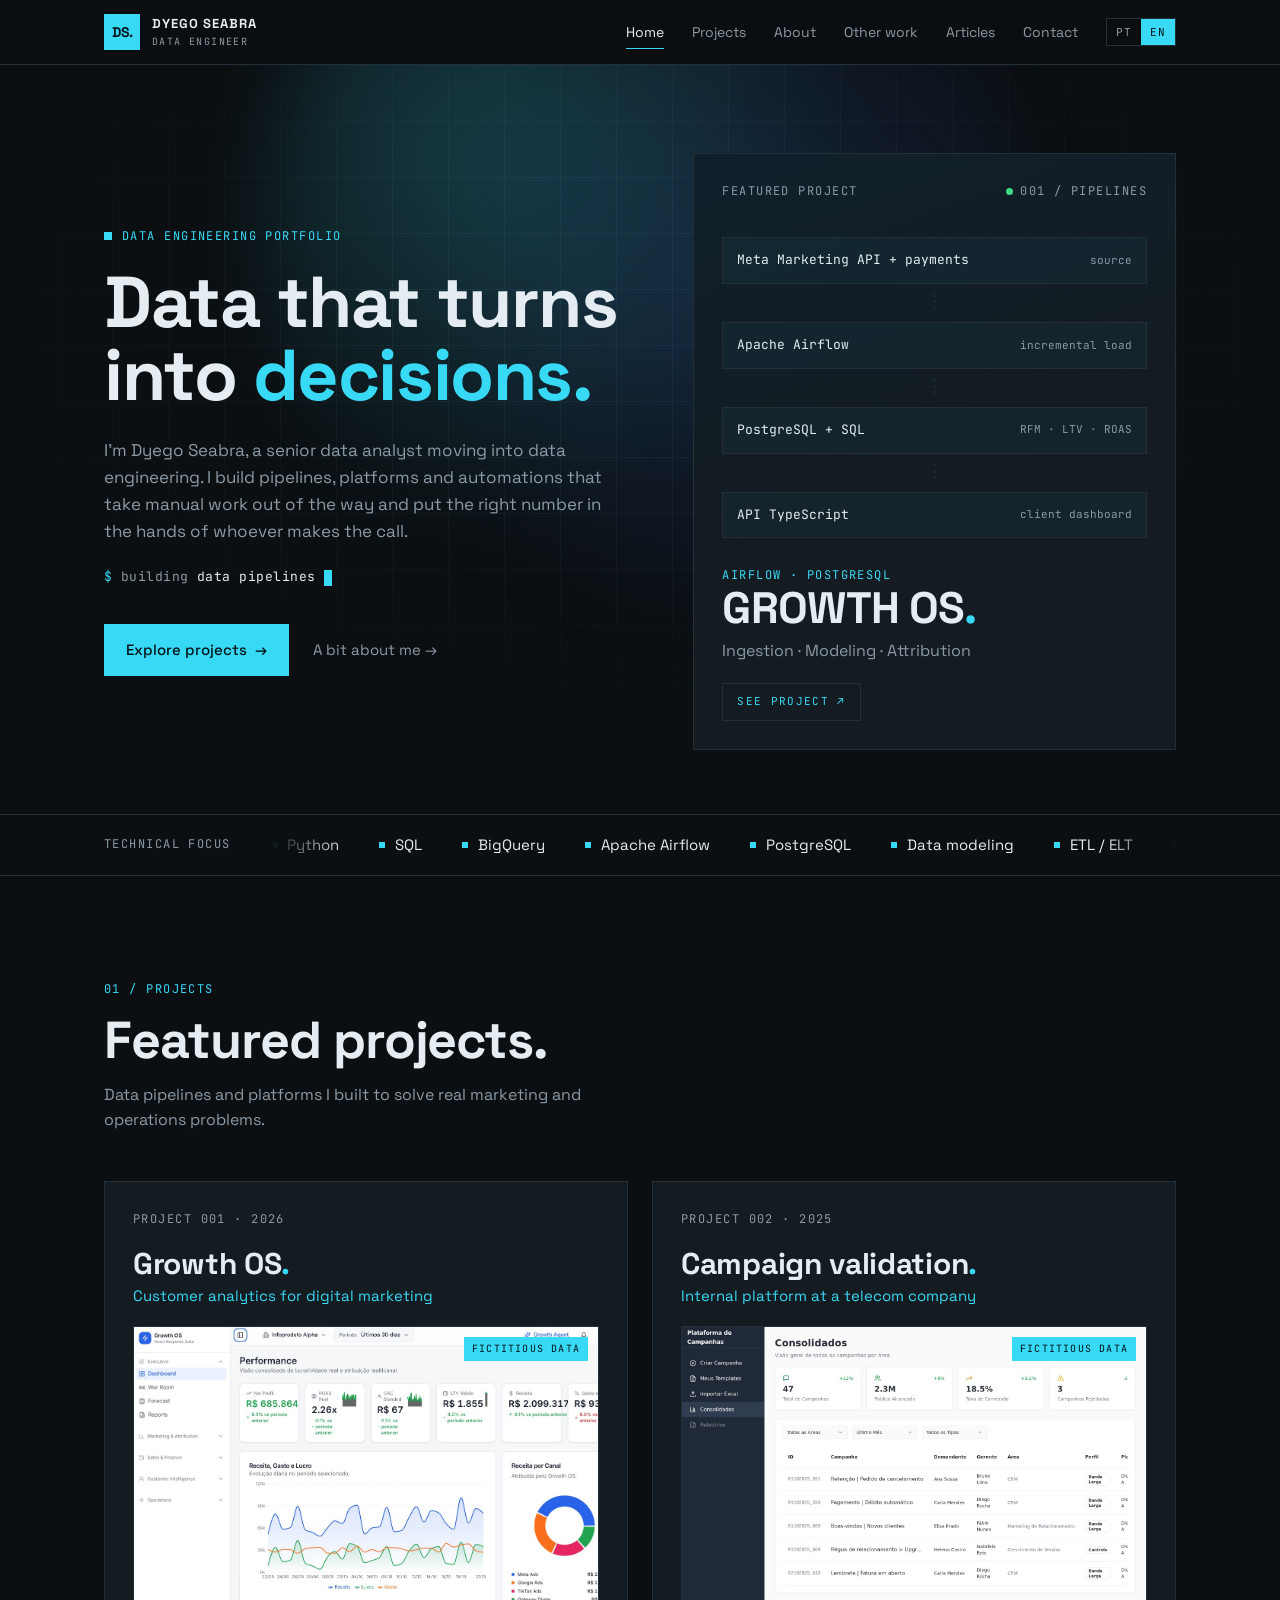
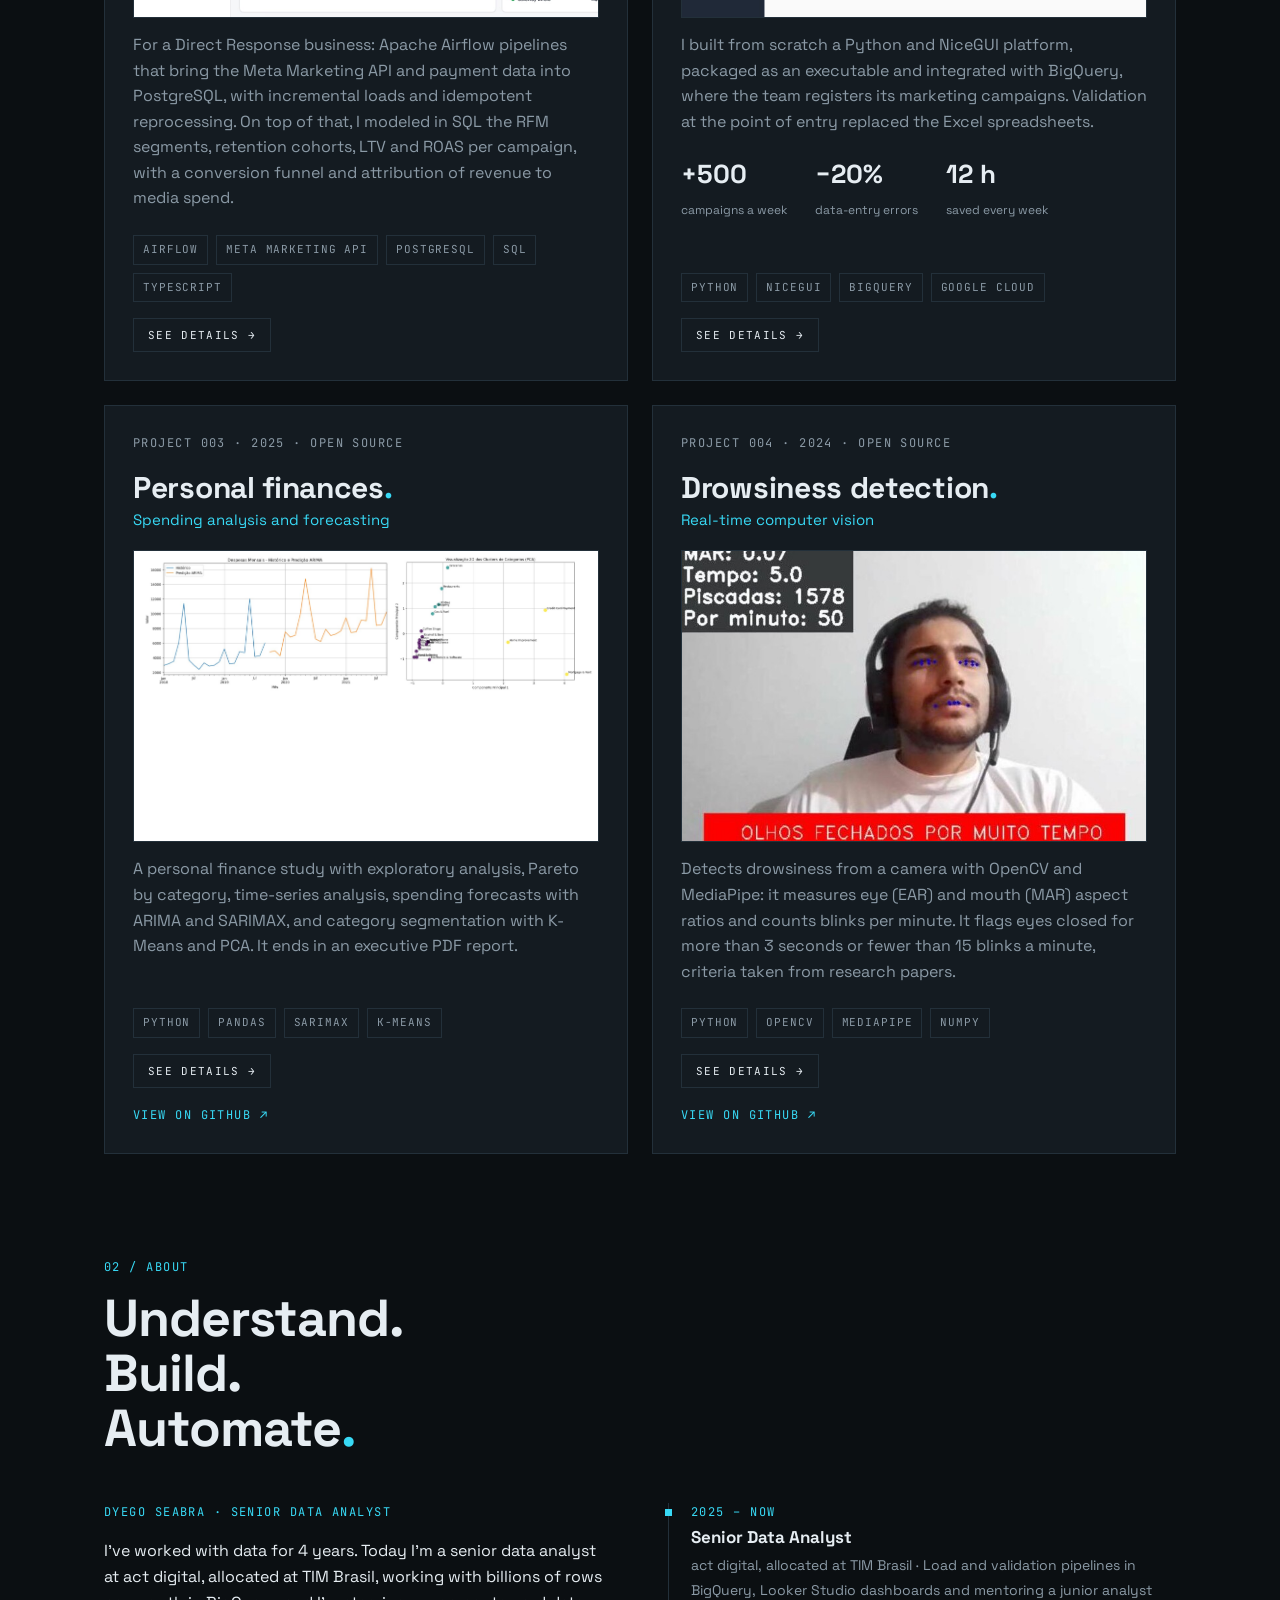
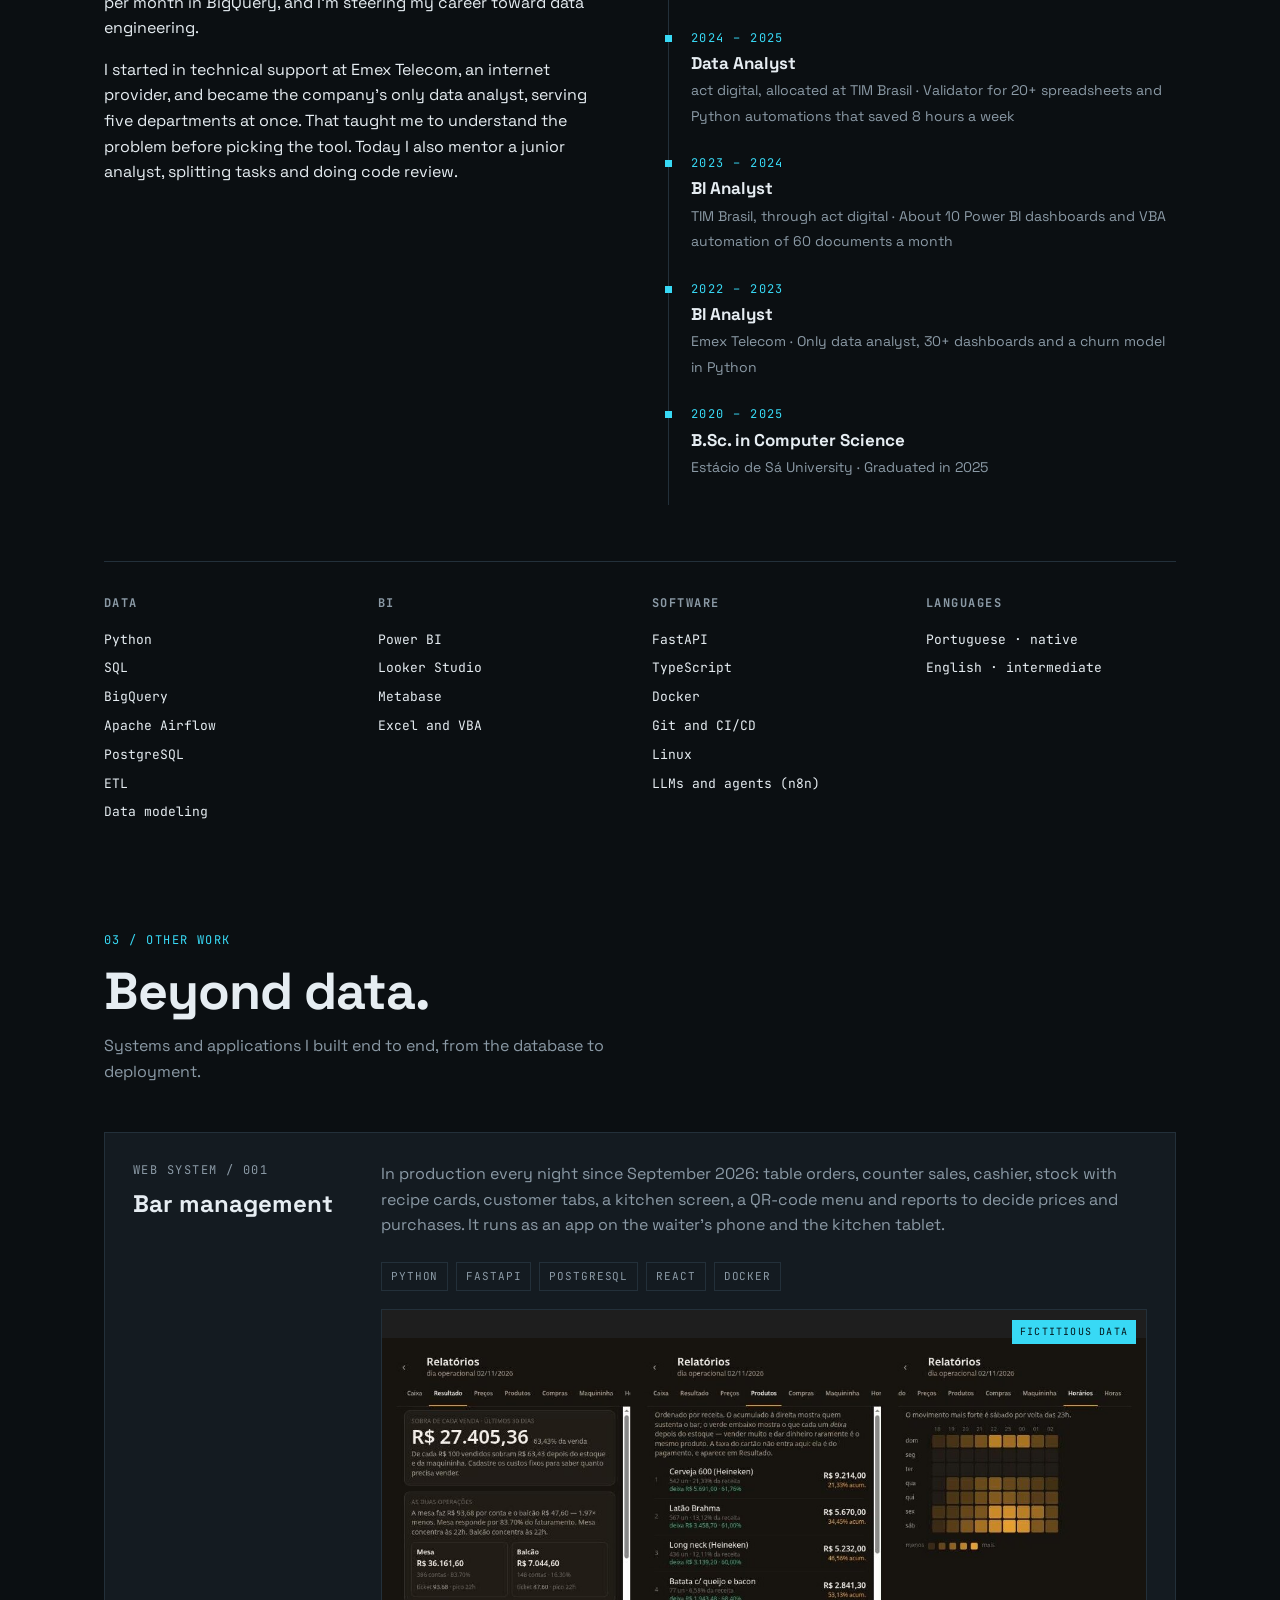
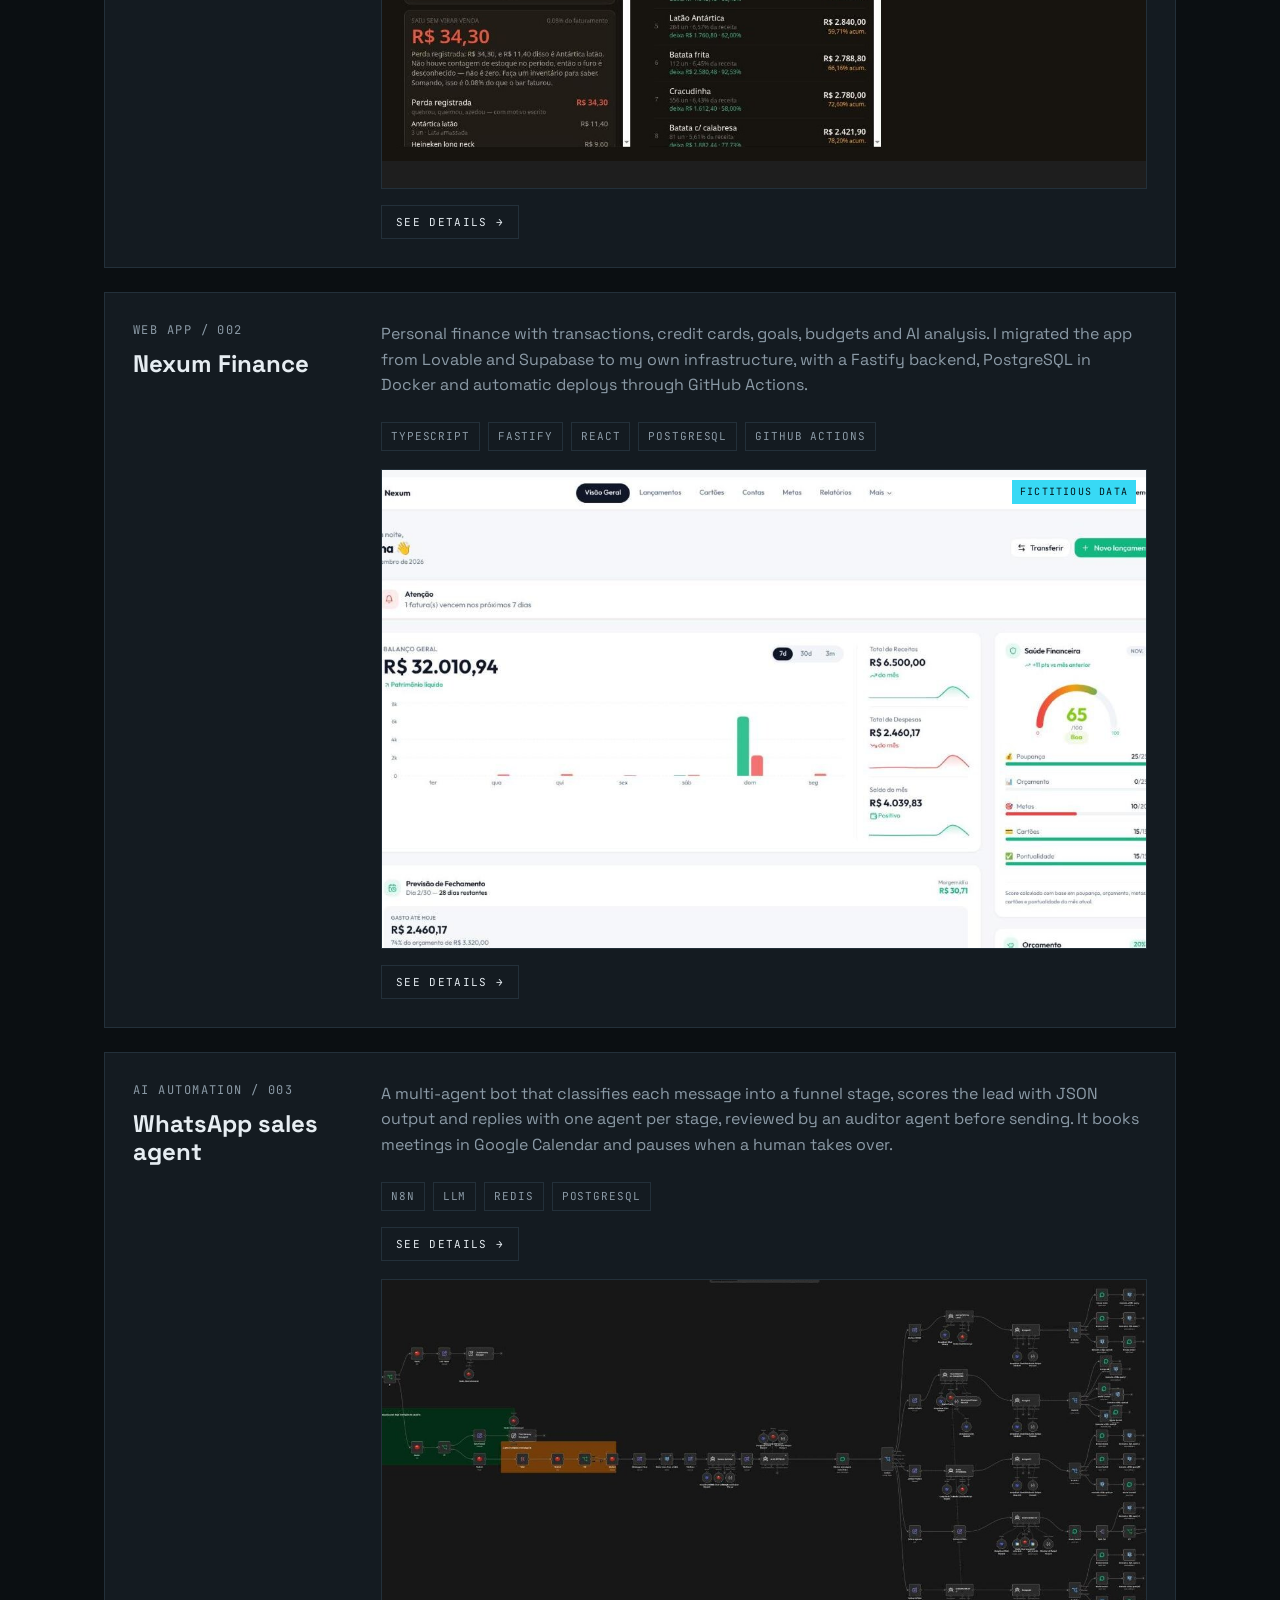
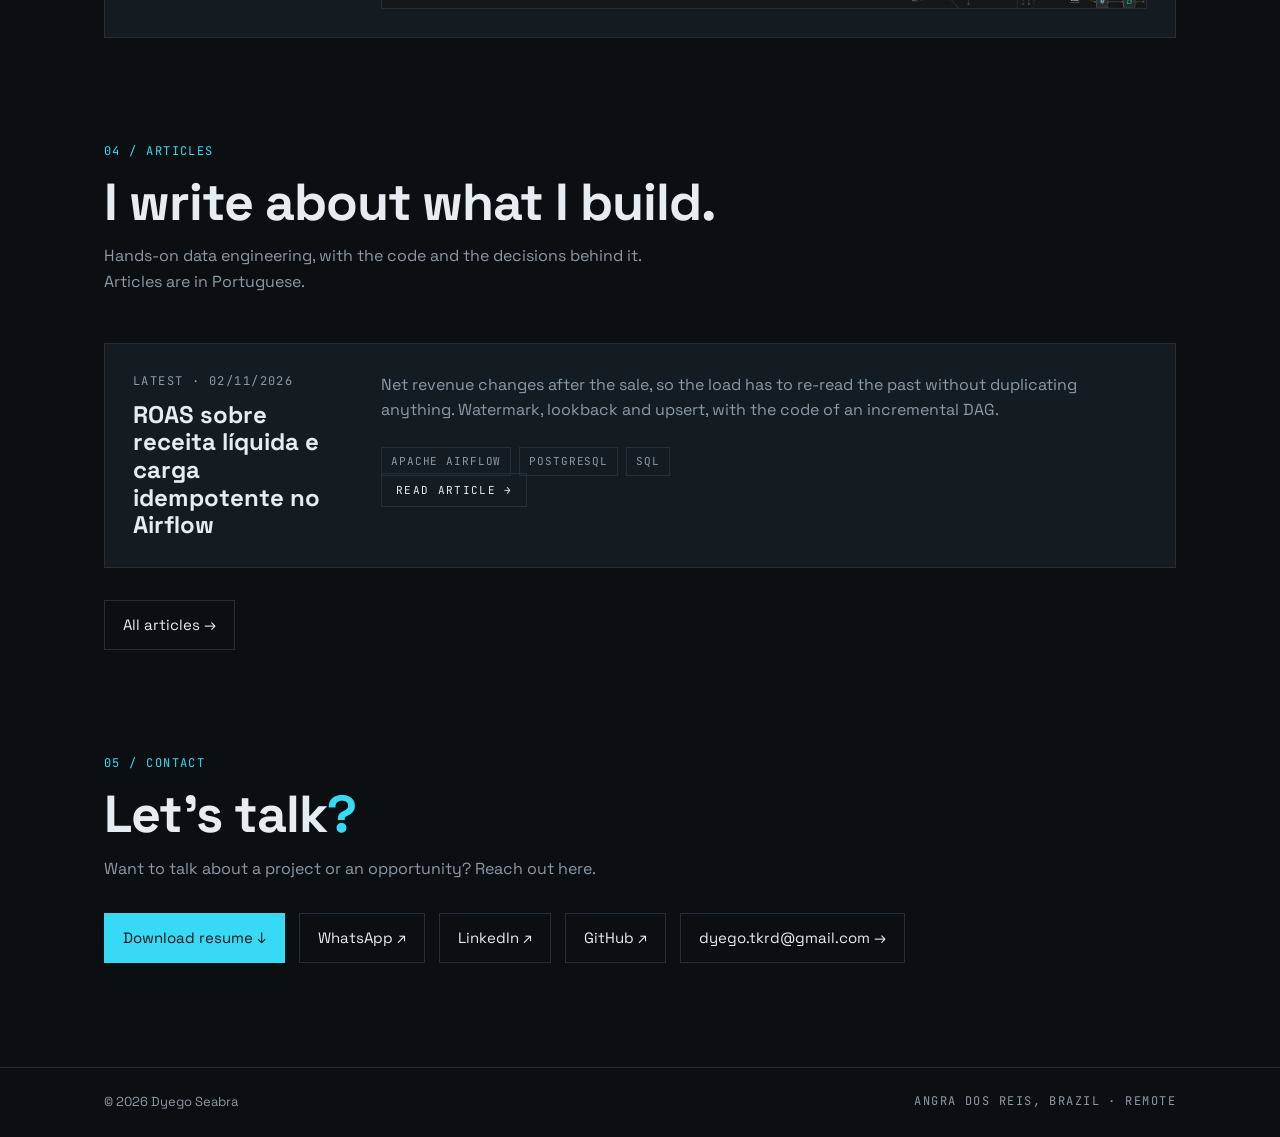
<file: index.html>
<!doctype html>
<html lang="pt-BR" data-lang="pt">
<head>
<meta charset="utf-8">
<meta name="viewport" content="width=device-width, initial-scale=1">
<title>Dyego Seabra — Engenheiro de Dados | Python, SQL, BigQuery e Airflow</title>
<meta name="description" content="Dyego Seabra, analista de dados sênior em transição para engenharia de dados: pipelines com Apache Airflow, BigQuery, PostgreSQL e Python, modelagem em SQL e automações. Projetos com prints e currículo.">
<meta name="author" content="Dyego Seabra">
<meta name="robots" content="index, follow, max-image-preview:large">
<meta name="theme-color" content="#0b0f12">
<link rel="canonical" href="https://dyegoseabra.com.br/">
<link rel="alternate" hreflang="pt-BR" href="https://dyegoseabra.com.br/">
<link rel="alternate" hreflang="en" href="https://dyegoseabra.com.br/">
<link rel="alternate" hreflang="x-default" href="https://dyegoseabra.com.br/">
<link rel="icon" href="/favicon.ico" sizes="48x48">
<link rel="icon" href="/favicon.svg" type="image/svg+xml">
<link rel="apple-touch-icon" href="/apple-touch-icon.png">
<link rel="manifest" href="/site.webmanifest">
<link rel="sitemap" type="application/xml" href="/sitemap.xml">
<link rel="alternate" type="text/plain" href="/llms.txt" title="Resumo para LLMs">

<!-- Compartilhamento (LinkedIn, WhatsApp, X, Slack) -->
<meta property="og:type" content="profile">
<meta property="og:site_name" content="Dyego Seabra">
<meta property="og:url" content="https://dyegoseabra.com.br/">
<meta property="og:title" content="Dyego Seabra — Engenheiro de Dados">
<meta property="og:description" content="Pipelines com Airflow, BigQuery e PostgreSQL, modelagem em SQL e automações em Python. Projetos com prints e currículo para baixar.">
<meta property="og:image" content="https://dyegoseabra.com.br/assets/og-image.jpg">
<meta property="og:image:width" content="1200">
<meta property="og:image:height" content="630">
<meta property="og:image:alt" content="Dyego Seabra, Engenheiro de Dados: dados que viram decisão.">
<meta property="og:locale" content="pt_BR">
<meta property="og:locale:alternate" content="en_US">
<meta property="profile:first_name" content="Dyego">
<meta property="profile:last_name" content="Seabra">
<meta name="twitter:card" content="summary_large_image">
<meta name="twitter:title" content="Dyego Seabra — Engenheiro de Dados">
<meta name="twitter:description" content="Pipelines com Airflow, BigQuery e PostgreSQL, modelagem em SQL e automações em Python.">
<meta name="twitter:image" content="https://dyegoseabra.com.br/assets/og-image.jpg">

<!-- Dados estruturados: pessoa, site e projetos -->
<script type="application/ld+json">
{
 "@context": "https://schema.org",
 "@graph": [
  {
   "@type": "WebSite",
   "@id": "https://dyegoseabra.com.br/#site",
   "url": "https://dyegoseabra.com.br/",
   "name": "Dyego Seabra — Engenheiro de Dados",
   "inLanguage": [
    "pt-BR",
    "en"
   ],
   "publisher": {
    "@id": "https://dyegoseabra.com.br/#dyego"
   }
  },
  {
   "@type": "ProfilePage",
   "@id": "https://dyegoseabra.com.br/#page",
   "url": "https://dyegoseabra.com.br/",
   "name": "Dyego Seabra — Portfólio de engenharia de dados",
   "isPartOf": {
    "@id": "https://dyegoseabra.com.br/#site"
   },
   "inLanguage": "pt-BR",
   "dateModified": "2026-11-02",
   "primaryImageOfPage": "https://dyegoseabra.com.br/assets/og-image.jpg",
   "mainEntity": {
    "@id": "https://dyegoseabra.com.br/#dyego"
   },
   "hasPart": [
    {
     "@id": "https://dyegoseabra.com.br/#growth-os"
    },
    {
     "@id": "https://dyegoseabra.com.br/#campanhas"
    },
    {
     "@id": "https://dyegoseabra.com.br/#financas"
    },
    {
     "@id": "https://dyegoseabra.com.br/#sonolencia"
    },
    {
     "@id": "https://dyegoseabra.com.br/#bar"
    },
    {
     "@id": "https://dyegoseabra.com.br/#nexum"
    },
    {
     "@id": "https://dyegoseabra.com.br/#agente"
    }
   ]
  },
  {
   "@type": "Person",
   "@id": "https://dyegoseabra.com.br/#dyego",
   "name": "Dyego Seabra",
   "alternateName": "Dyego Marçal Seabra",
   "givenName": "Dyego",
   "familyName": "Seabra",
   "jobTitle": "Analista de Dados Sênior",
   "description": "Analista de dados sênior em transição para engenharia de dados. Constrói pipelines de dados, plataformas internas e automações com Python, SQL, BigQuery e Apache Airflow.",
   "url": "https://dyegoseabra.com.br/",
   "image": "https://dyegoseabra.com.br/assets/icon-512.png",
   "email": "mailto:dyego.tkrd@gmail.com",
   "telephone": "+55-24-99917-6635",
   "address": {
    "@type": "PostalAddress",
    "addressLocality": "Angra dos Reis",
    "addressRegion": "RJ",
    "addressCountry": "BR"
   },
   "worksFor": {
    "@type": "Organization",
    "name": "act digital"
   },
   "alumniOf": {
    "@type": "CollegeOrUniversity",
    "name": "Universidade Estácio de Sá"
   },
   "hasCredential": {
    "@type": "EducationalOccupationalCredential",
    "credentialCategory": "degree",
    "name": "Bacharelado em Ciência da Computação"
   },
   "knowsAbout": [
    "Engenharia de dados",
    "Python",
    "SQL",
    "BigQuery",
    "Google Cloud",
    "Apache Airflow",
    "PostgreSQL",
    "ETL",
    "Modelagem de dados",
    "Power BI",
    "Looker Studio",
    "Metabase",
    "FastAPI",
    "TypeScript",
    "Docker",
    "n8n"
   ],
   "knowsLanguage": [
    {
     "@type": "Language",
     "name": "Português",
     "alternateName": "pt"
    },
    {
     "@type": "Language",
     "name": "English",
     "alternateName": "en"
    }
   ],
   "sameAs": [
    "https://www.linkedin.com/in/dyegoseabradata",
    "https://github.com/DyegoTkrD"
   ]
  },
  {
   "@type": "CreativeWork",
   "@id": "https://dyegoseabra.com.br/#growth-os",
   "name": "Growth OS — Customer Analytics para marketing digital",
   "description": "Para um cliente de Direct Response: pipelines em Apache Airflow que trazem a Meta Marketing API e os pagamentos para o PostgreSQL, com carga incremental e reprocessamento idempotente, e modelagem em SQL de RFM, coortes de retenção, LTV e ROAS por campanha.",
   "url": "https://dyegoseabra.com.br/#growth-os",
   "author": {
    "@id": "https://dyegoseabra.com.br/#dyego"
   },
   "keywords": "Apache Airflow, Meta Marketing API, PostgreSQL, SQL, TypeScript",
   "dateCreated": "2026-04"
  },
  {
   "@type": "CreativeWork",
   "@id": "https://dyegoseabra.com.br/#campanhas",
   "name": "Validação de campanhas",
   "description": "Plataforma interna em Python e NiceGUI, integrada ao BigQuery, onde a equipe de marketing de uma operadora de telecom cadastra campanhas com validação na entrada: mais de 500 campanhas por semana, 20% menos erros de cadastro e 12 horas por semana liberadas.",
   "url": "https://dyegoseabra.com.br/#campanhas",
   "author": {
    "@id": "https://dyegoseabra.com.br/#dyego"
   },
   "keywords": "Python, NiceGUI, BigQuery, Google Cloud SDK",
   "dateCreated": "2025"
  },
  {
   "@type": "SoftwareSourceCode",
   "@id": "https://dyegoseabra.com.br/#financas",
   "name": "Finanças pessoais — análise e previsão de despesas",
   "description": "Análise exploratória, Pareto por categoria, previsão de despesas com ARIMA e SARIMAX e segmentação de categorias com K-Means e PCA, sobre um dataset público de exemplo.",
   "url": "https://dyegoseabra.com.br/#financas",
   "author": {
    "@id": "https://dyegoseabra.com.br/#dyego"
   },
   "keywords": "Python, pandas, statsmodels, scikit-learn",
   "codeRepository": "https://github.com/DyegoTkrD/personal-finances",
   "programmingLanguage": "Python",
   "dateCreated": "2025"
  },
  {
   "@type": "SoftwareSourceCode",
   "@id": "https://dyegoseabra.com.br/#sonolencia",
   "name": "Detecção de sonolência com visão computacional",
   "description": "Detecta sonolência pela câmera com OpenCV e MediaPipe: mede a abertura dos olhos (EAR) e da boca (MAR) e conta as piscadas por minuto.",
   "url": "https://dyegoseabra.com.br/#sonolencia",
   "author": {
    "@id": "https://dyegoseabra.com.br/#dyego"
   },
   "keywords": "Python, OpenCV, MediaPipe, NumPy",
   "codeRepository": "https://github.com/DyegoTkrD/Deteccao-Sonolencia",
   "programmingLanguage": "Python",
   "dateCreated": "2024"
  },
  {
   "@type": "CreativeWork",
   "@id": "https://dyegoseabra.com.br/#bar",
   "name": "Sistema de gestão para bar",
   "description": "Sistema em produção todas as noites desde setembro de 2026: comandas, caixa, estoque com ficha técnica, cardápio por QR Code e relatórios de margem, curva ABC e horários de pico.",
   "url": "https://dyegoseabra.com.br/#bar",
   "author": {
    "@id": "https://dyegoseabra.com.br/#dyego"
   },
   "keywords": "Python, FastAPI, PostgreSQL, React, Docker",
   "dateCreated": "2026-09"
  },
  {
   "@type": "CreativeWork",
   "@id": "https://dyegoseabra.com.br/#nexum",
   "name": "Nexum Finance — finanças pessoais com IA",
   "description": "Aplicação de finanças pessoais migrada do Lovable e do Supabase para infraestrutura própria, com backend em Fastify, PostgreSQL em Docker e deploy automático pelo GitHub Actions.",
   "url": "https://dyegoseabra.com.br/#nexum",
   "author": {
    "@id": "https://dyegoseabra.com.br/#dyego"
   },
   "keywords": "TypeScript, Fastify, React, PostgreSQL, GitHub Actions",
   "dateCreated": "2026-01"
  },
  {
   "@type": "CreativeWork",
   "@id": "https://dyegoseabra.com.br/#agente",
   "name": "Agente comercial de WhatsApp com LLM",
   "description": "Bot multiagente no n8n que classifica cada mensagem numa etapa do funil, pontua o lead com saída em JSON e responde com um agente por etapa, revisado por um agente auditor antes do envio.",
   "url": "https://dyegoseabra.com.br/#agente",
   "author": {
    "@id": "https://dyegoseabra.com.br/#dyego"
   },
   "keywords": "n8n, LLM, Redis, PostgreSQL",
   "dateCreated": "2025-09"
  }
 ]
}
</script>
<link rel="preconnect" href="https://fonts.googleapis.com">
<link rel="preconnect" href="https://fonts.gstatic.com" crossorigin>
<link href="https://fonts.googleapis.com/css2?family=Space+Grotesk:wght@400;500;700&family=JetBrains+Mono:wght@400;500&display=swap" rel="stylesheet">
<script>
  // Idioma: escolha salva > idioma do navegador > português
  (function () {
    var lang = null;
    try { lang = localStorage.getItem("lang"); } catch (e) {}
    if (!lang) lang = (navigator.language || "pt").toLowerCase().indexOf("pt") === 0 ? "pt" : "en";
    document.documentElement.setAttribute("data-lang", lang);
    document.documentElement.lang = lang === "en" ? "en" : "pt-BR";
  })();
</script>
<style>
  :root {
    --bg: #0b0f12;
    --card: #141b21;
    --line: #23303a;
    --text: #e6edf2;
    --muted: #8b9aa6;
    --accent: #38d9f5;
    --accent-ink: #04161b;
    --mono: "JetBrains Mono", ui-monospace, monospace;
    --sans: "Space Grotesk", system-ui, sans-serif;
  }
  * { box-sizing: border-box; margin: 0; padding: 0; }
  html { scroll-behavior: smooth; }
  body { background: var(--bg); color: var(--text); font-family: var(--sans); line-height: 1.6; }
  a { color: inherit; text-decoration: none; }
  img { max-width: 100%; height: auto; }
  html[data-lang="en"] .pt { display: none !important; }
  html:not([data-lang="en"]) .en { display: none !important; }
  .wrap { max-width: 1120px; margin: 0 auto; padding: 0 24px; }
  .mono { font-family: var(--mono); font-size: 12px; letter-spacing: .12em; text-transform: uppercase; }
  .muted { color: var(--muted); }
  .accent { color: var(--accent); }

  header { position: sticky; top: 0; z-index: 10; background: rgba(11,15,18,.85); backdrop-filter: blur(8px); border-bottom: 1px solid var(--line); }
  header .wrap { display: flex; align-items: center; justify-content: space-between; height: 64px; gap: 16px; }
  .brand { display: flex; align-items: center; gap: 12px; }
  .logo { width: 36px; height: 36px; display: grid; place-items: center; background: var(--accent); color: var(--accent-ink); font-weight: 700; font-size: 14px; }
  .brand b { display: block; font-size: 13px; letter-spacing: .08em; }
  .brand span { display: block; font-family: var(--mono); font-size: 10px; color: var(--muted); letter-spacing: .14em; }
  .right { display: flex; align-items: center; gap: 28px; }
  nav { display: flex; gap: 28px; font-size: 14px; color: var(--muted); }
  nav a:hover { color: var(--text); }
  .langs { display: flex; border: 1px solid var(--line); }
  .langs button { background: none; border: 0; color: var(--muted); font-family: var(--mono); font-size: 11px; letter-spacing: .1em; padding: 6px 9px; cursor: pointer; }
  .langs button[aria-pressed="true"] { background: var(--accent); color: var(--accent-ink); }

  .hero { padding-top: 88px; padding-bottom: 64px; display: grid; grid-template-columns: 1.05fr .95fr; gap: 56px; align-items: center; }
  .eyebrow { display: flex; align-items: center; gap: 10px; color: var(--accent); margin-bottom: 20px; }
  .eyebrow::before { content: ""; width: 8px; height: 8px; background: var(--accent); flex: none; }
  h1 { font-size: clamp(44px, 6vw, 72px); line-height: 1.02; letter-spacing: -.02em; font-weight: 700; }
  .lead { margin-top: 24px; max-width: 520px; color: var(--muted); font-size: 17px; }
  .cta { margin-top: 36px; display: flex; gap: 24px; align-items: center; flex-wrap: wrap; }
  .btn { background: var(--accent); color: var(--accent-ink); padding: 14px 22px; font-weight: 500; font-size: 15px; }
  .btn:hover { filter: brightness(1.1); }
  .link { color: var(--muted); font-size: 15px; }
  .link:hover { color: var(--text); }

  .feature { border: 1px solid var(--line); background: linear-gradient(160deg, #10202a, var(--card) 55%); padding: 28px; display: block; }
  .feature .top { display: flex; justify-content: space-between; gap: 12px; color: var(--muted); }
  .pipe { margin: 36px 0 28px; display: grid; gap: 10px; }
  .node { display: flex; align-items: center; justify-content: space-between; gap: 12px; border: 1px solid var(--line); background: rgba(56,217,245,.04); padding: 12px 14px; font-family: var(--mono); font-size: 13px; }
  .node small { color: var(--muted); font-size: 11px; text-align: right; }
  .arrow { text-align: center; color: var(--accent); font-family: var(--mono); font-size: 12px; line-height: 1; }
  .feature h3 { font-size: 44px; line-height: 1; letter-spacing: -.02em; }
  .feature p { color: var(--muted); margin-top: 8px; }
  .feature .more { display: inline-block; margin-top: 20px; color: var(--accent); }

  .focus { border-top: 1px solid var(--line); border-bottom: 1px solid var(--line); }
  .focus .wrap { display: flex; align-items: center; gap: 16px 40px; padding-top: 18px; padding-bottom: 18px; flex-wrap: wrap; }
  .focus .item { display: flex; align-items: center; gap: 10px; font-size: 15px; }
  .focus .item::before { content: ""; width: 6px; height: 6px; background: var(--accent); }

  section { padding: 104px 0 0; }
  .label { color: var(--accent); margin-bottom: 14px; }
  h2 { font-size: clamp(34px, 4.5vw, 52px); line-height: 1.05; letter-spacing: -.02em; }
  .intro { color: var(--muted); max-width: 560px; margin-top: 14px; }

  .grid { margin-top: 48px; display: grid; grid-template-columns: repeat(2, 1fr); gap: 24px; }
  .card { border: 1px solid var(--line); background: var(--card); padding: 28px; display: flex; flex-direction: column; }
  .card .num { color: var(--muted); }
  .card h3 { font-size: 30px; line-height: 1.1; margin: 18px 0 4px; letter-spacing: -.01em; }
  .card .sub { color: var(--accent); font-size: 15px; }
  .card p { color: var(--muted); margin-top: 14px; }
  .stats { display: flex; gap: 28px; margin-top: 20px; flex-wrap: wrap; }
  .stats div b { display: block; font-size: 26px; }
  .stats div span { font-size: 12px; color: var(--muted); }
  .tags { margin-top: auto; padding-top: 24px; display: flex; flex-wrap: wrap; gap: 8px; }
  .tag { font-family: var(--mono); font-size: 11px; letter-spacing: .08em; border: 1px solid var(--line); padding: 5px 9px; color: var(--muted); }
  .shot { position: relative; display: block; margin-top: 18px; border: 1px solid var(--line); background: #fff; overflow: hidden; }
  .shot img { display: block; width: 100%; aspect-ratio: 16 / 10; object-fit: cover; object-position: top left; transition: transform .3s; }
  .shot:hover img { transform: scale(1.02); }
  .shot.wide { background: #1e1e1e; }
  .shot.wide img { aspect-ratio: 21 / 9; object-position: center; }
  .shot.fit img { object-fit: contain; }
  .shot.center img { object-position: top center; }
  .shot.dark { background: #1e1e1e; }
  .shot.dark img { object-position: center; }
  .badge { position: absolute; top: 10px; right: 10px; background: var(--accent); color: var(--accent-ink); font-size: 10px; padding: 4px 8px; }
  .card .repo { margin-top: 18px; color: var(--accent); }
  .card .repo:hover { text-decoration: underline; }

  .about { display: grid; grid-template-columns: 1fr 1fr; gap: 56px; margin-top: 48px; }
  .about p + p { margin-top: 16px; }
  .about .who { color: var(--accent); margin: 0 0 16px; }
  .timeline { list-style: none; border-left: 1px solid var(--line); }
  .timeline li { padding: 0 0 26px 22px; position: relative; }
  .timeline li::before { content: ""; position: absolute; left: -4px; top: 6px; width: 7px; height: 7px; background: var(--accent); }
  .timeline .when { color: var(--accent); }
  .timeline b { display: block; font-size: 17px; margin-top: 2px; }
  .timeline span.d { color: var(--muted); font-size: 14px; }
  .skills { margin-top: 56px; display: grid; grid-template-columns: repeat(4, 1fr); gap: 24px; border-top: 1px solid var(--line); padding-top: 32px; }
  .skills h4 { margin-bottom: 12px; color: var(--muted); }
  .skills li { list-style: none; font-family: var(--mono); font-size: 13px; padding: 4px 0; }

  .others { margin-top: 48px; display: grid; gap: 24px; }
  .row { border: 1px solid var(--line); background: var(--card); padding: 28px; display: grid; grid-template-columns: 220px 1fr; gap: 28px; }
  .row h3 { font-size: 24px; line-height: 1.15; margin-top: 10px; }
  .row p { color: var(--muted); }

  .contact { padding-bottom: 104px; }
  .links { margin-top: 32px; display: flex; gap: 14px; flex-wrap: wrap; }
  .pill { border: 1px solid var(--line); padding: 12px 18px; font-size: 15px; }
  .pill:hover { border-color: var(--accent); color: var(--accent); }
  .pill.solid { background: var(--accent); color: var(--accent-ink); border-color: var(--accent); }
  .pill.solid:hover { filter: brightness(1.1); color: var(--accent-ink); }
  footer { border-top: 1px solid var(--line); padding: 24px 0; color: var(--muted); font-size: 13px; }
  footer .wrap { display: flex; justify-content: space-between; gap: 16px; flex-wrap: wrap; }


  /* Painel de detalhes */
  .more { margin-top: 16px; align-self: flex-start; background: none; border: 1px solid var(--line); color: var(--text); padding: 9px 14px; cursor: pointer; font-size: 11px; }
  .more:hover { border-color: var(--accent); color: var(--accent); }
  dialog#projeto { margin: auto; padding: 0; border: 1px solid var(--line); background: var(--bg); color: var(--text); width: min(980px, calc(100vw - 32px)); max-height: calc(100vh - 48px); }
  dialog#projeto::backdrop { background: rgba(3,6,8,.78); backdrop-filter: blur(3px); }
  .m-wrap { position: relative; padding: 36px; overflow-y: auto; max-height: calc(100vh - 50px); }
  .m-close { position: sticky; top: 0; float: right; margin: -16px -16px 0 0; width: 40px; height: 40px; background: var(--card); color: var(--text); border: 1px solid var(--line); font-size: 22px; cursor: pointer; z-index: 2; }
  .m-close:hover { color: var(--accent); border-color: var(--accent); }
  .m-kicker { color: var(--muted); }
  .m-title { font-size: clamp(30px, 4vw, 44px); line-height: 1.05; margin-top: 10px; letter-spacing: -.02em; }
  .m-sub { color: var(--accent); margin-top: 6px; }
  .m-main { margin-top: 24px; border: 1px solid var(--line); background: #fff; }
  .m-main img { display: block; width: 100%; max-height: 62vh; object-fit: contain; background: #fff; }
  .m-main figcaption { background: var(--card); color: var(--muted); font-size: 14px; padding: 12px 14px; border-top: 1px solid var(--line); }
  .m-thumbs { display: flex; gap: 10px; margin-top: 10px; overflow-x: auto; }
  .m-thumb { flex: none; width: 120px; height: 76px; padding: 0; border: 1px solid var(--line); background: #fff; cursor: pointer; opacity: .55; }
  .m-thumb.on, .m-thumb:hover { opacity: 1; border-color: var(--accent); }
  .m-thumb img { width: 100%; height: 100%; object-fit: cover; object-position: top left; display: block; }
  .m-note, .m-empty { color: var(--muted); margin-top: 10px; }
  .m-empty { border: 1px dashed var(--line); padding: 22px; margin-top: 24px; text-align: center; }
  .m-body h4 { color: var(--accent); margin: 28px 0 10px; }
  .m-body p, .m-body li { color: var(--muted); }
  .m-body ul { padding-left: 18px; display: grid; gap: 6px; }
  .m-body .tags { padding-top: 0; margin-top: 0; }
  .m-body .repo { display: inline-block; margin-top: 24px; color: var(--accent); }
  body.locked { overflow: hidden; }
  @media (max-width: 560px) { .m-wrap { padding: 24px 18px; } .m-thumb { width: 92px; height: 60px; } }
  @media (max-width: 860px) {
    nav { display: none; }
    .hero, .about, .grid { grid-template-columns: 1fr; }
    .hero { padding-top: 56px; gap: 40px; }
    .skills { grid-template-columns: repeat(2, 1fr); }
    .row { grid-template-columns: 1fr; gap: 12px; }
    section { padding-top: 80px; }
  }
  @media (max-width: 420px) {
    .wrap { padding: 0 16px; }
    .skills { grid-template-columns: 1fr; }
    .feature h3 { font-size: 36px; }
    .brand b { font-size: 12px; }
  }
  /* ===== Camada de movimento (componentes adaptados do 21st.dev, sem dependências) ===== */
  main { position: relative; }
  /* Fundo do topo: grade técnica + aurora (Background Paths / Aurora) */
  .hero-bg { position: absolute; inset: 0 0 auto 0; height: 860px; overflow: hidden; pointer-events: none; z-index: 0; }
  .hero-bg::before { content: ""; position: absolute; inset: 0;
    background-image: linear-gradient(var(--line) 1px, transparent 1px), linear-gradient(90deg, var(--line) 1px, transparent 1px);
    background-size: 56px 56px; opacity: .35;
    -webkit-mask-image: radial-gradient(ellipse 70% 60% at 50% 30%, #000 30%, transparent 75%);
            mask-image: radial-gradient(ellipse 70% 60% at 50% 30%, #000 30%, transparent 75%); }
  .hero-bg .aurora { position: absolute; width: 760px; height: 760px; left: 50%; top: -220px; translate: -50% 0; border-radius: 50%;
    background: radial-gradient(circle at 30% 40%, rgba(56,217,245,.22), transparent 55%), radial-gradient(circle at 70% 60%, rgba(64,120,255,.16), transparent 55%);
    filter: blur(40px); animation: aurora 18s ease-in-out infinite alternate; }
  .hero-bg .beam { position: absolute; top: 0; width: 1px; height: 180px; background: linear-gradient(to bottom, transparent, var(--accent), transparent); opacity: 0; animation: beam 7s linear infinite; }
  .hero-bg .beam:nth-child(2) { left: 18%; animation-delay: 0s; }
  .hero-bg .beam:nth-child(3) { left: 46%; animation-delay: 2.4s; }
  .hero-bg .beam:nth-child(4) { left: 74%; animation-delay: 4.6s; }
  .hero-bg .beam:nth-child(5) { left: 90%; animation-delay: 1.3s; }
  @keyframes aurora { 0% { transform: translate(-80px, 0) scale(1); } 100% { transform: translate(120px, 60px) scale(1.15); } }
  @keyframes beam { 0% { transform: translateY(-200px); opacity: 0; } 10% { opacity: .55; } 70% { opacity: .55; } 100% { transform: translateY(820px); opacity: 0; } }
  .hero, .focus { position: relative; z-index: 1; }

  /* Texto rotativo estilo terminal (Text Rotate) */
  .term { margin-top: 22px; color: var(--muted); display: flex; align-items: center; gap: 8px; text-transform: none; letter-spacing: .04em; font-size: 13px; min-height: 20px; }
  .term .prompt { color: var(--accent); }
  .term .rot { color: var(--text); }
  .term .caret { width: 8px; height: 16px; background: var(--accent); animation: caret 1s steps(1) infinite; }
  @keyframes caret { 50% { opacity: 0; } }

  /* Pipeline "rodando" no card de destaque */
  .flow { position: relative; height: 18px; width: 1px; margin: 0 auto; background: repeating-linear-gradient(to bottom, var(--line) 0 3px, transparent 3px 6px); }
  .flow i { position: absolute; left: -3px; top: -4px; width: 7px; height: 7px; background: var(--accent); box-shadow: 0 0 10px var(--accent); opacity: 0; animation: packet 3.6s linear infinite; }
  .pipe > :nth-child(4) i { animation-delay: 1.2s; }
  .pipe > :nth-child(6) i { animation-delay: 2.4s; }
  .pipe .node { animation: nodeglow 3.6s ease-out infinite; }
  .pipe > :nth-child(3) { animation-delay: 1.1s; }
  .pipe > :nth-child(5) { animation-delay: 2.3s; }
  .pipe > :nth-child(7) { animation-delay: 3.5s; }
  @keyframes packet { 0% { top: -4px; opacity: 0; } 4% { opacity: 1; } 30% { top: 16px; opacity: 1; } 34%, 100% { top: 16px; opacity: 0; } }
  @keyframes nodeglow { 0% { border-color: var(--accent); box-shadow: 0 0 0 1px rgba(56,217,245,.25), 0 0 18px rgba(56,217,245,.12); } 30%, 100% { border-color: var(--line); box-shadow: none; } }
  .live { display: inline-flex; align-items: center; gap: 7px; }
  .live::before { content: ""; width: 7px; height: 7px; border-radius: 50%; background: #3ddc84; box-shadow: 0 0 0 0 rgba(61,220,132,.6); animation: ping 2s infinite; }
  @keyframes ping { 70% { box-shadow: 0 0 0 7px rgba(61,220,132,0); } 100% { box-shadow: 0 0 0 0 rgba(61,220,132,0); } }

  /* Faixa de tecnologias em loop (Infinite Slider) */
  .focus .wrap { flex-wrap: nowrap; }
  .marquee { flex: 1; overflow: hidden; min-width: 0;
    -webkit-mask-image: linear-gradient(90deg, transparent, #000 8%, #000 92%, transparent);
            mask-image: linear-gradient(90deg, transparent, #000 8%, #000 92%, transparent); }
  .marquee .track { display: flex; gap: 40px; width: max-content; animation: marquee 38s linear infinite; }
  .marquee:hover .track { animation-play-state: paused; }
  .marquee .item { white-space: nowrap; }
  @keyframes marquee { to { transform: translateX(calc(-50% - 20px)); } }

  /* Brilho que segue o mouse (Spotlight Card) */
  .spot { position: relative; isolation: isolate; }
  .spot::after { content: ""; position: absolute; inset: -1px; pointer-events: none; z-index: -1; opacity: 0; transition: opacity .3s;
    background: radial-gradient(420px circle at var(--mx, 50%) var(--my, 50%), rgba(56,217,245,.10), transparent 45%); }
  .spot::before { content: ""; position: absolute; inset: -1px; pointer-events: none; opacity: 0; transition: opacity .3s; padding: 1px;
    background: radial-gradient(260px circle at var(--mx, 50%) var(--my, 50%), rgba(56,217,245,.75), transparent 60%);
    -webkit-mask: linear-gradient(#000 0 0) content-box, linear-gradient(#000 0 0); -webkit-mask-composite: xor;
            mask: linear-gradient(#000 0 0) content-box exclude, linear-gradient(#000 0 0); }
  .spot:hover::after, .spot:hover::before { opacity: 1; }
  .card, .row { transition: transform .3s, border-color .3s; }
  .card:hover, .row:hover { transform: translateY(-3px); }

  /* Botões com brilho que atravessa (Shiny Button) */
  .btn, .pill.solid { position: relative; overflow: hidden; }
  .btn::after, .pill.solid::after { content: ""; position: absolute; inset: 0; translate: -120% 0; background: linear-gradient(100deg, transparent 30%, rgba(255,255,255,.55) 50%, transparent 70%); transition: translate .7s; }
  .btn:hover::after, .pill.solid:hover::after { translate: 120% 0; }
  .btn .arr { display: inline-block; margin-left: 8px; transition: transform .25s; }
  .btn:hover .arr { transform: translateX(4px); }

  /* Barra de leitura e item ativo do menu */
  .progress { position: absolute; left: 0; bottom: -1px; height: 2px; width: 100%; background: var(--accent); transform-origin: 0 50%; transform: scaleX(0); box-shadow: 0 0 8px var(--accent); }
  nav a { position: relative; transition: color .2s; }
  nav a::after { content: ""; position: absolute; left: 0; right: 0; bottom: -6px; height: 1px; background: var(--accent); transform: scaleX(0); transition: transform .3s; }
  nav a.on { color: var(--text); }
  nav a.on::after { transform: scaleX(1); }

  /* Entrada ao rolar */
  .js .reveal { opacity: 0; transform: translateY(18px); transition: opacity .7s ease, transform .7s ease; transition-delay: var(--d, 0s); }
  .js .reveal.in { opacity: 1; transform: none; }
  .js .card.reveal.in:hover, .js .row.reveal.in:hover { transform: translateY(-3px); transition-delay: 0s; }

  @media (prefers-reduced-motion: reduce) {
    .hero-bg .aurora, .hero-bg .beam, .flow i, .pipe .node, .marquee .track, .term .caret, .live::before { animation: none !important; }
    .hero-bg .beam, .flow i { display: none; }
    .js .reveal { opacity: 1; transform: none; transition: none; }
    html { scroll-behavior: auto; }
  }
  @media (max-width: 860px) { .hero-bg { height: 1100px; } .marquee .track { gap: 28px; } }
  /* Abertura do painel de detalhes: cresce a partir do ponto clicado, conteúdo entra em cascata */
  dialog#projeto[open] { animation: dlgIn .5s cubic-bezier(.16,1,.3,1) both; transform-origin: var(--ox, 50%) var(--oy, 50%); }
  dialog#projeto[open]::backdrop { animation: bdIn .4s ease both; }
  dialog#projeto.closing { animation: dlgOut .26s cubic-bezier(.4,0,1,1) both; }
  dialog#projeto.closing::backdrop { animation: bdOut .26s ease both; }
  .m-wrap::before { content: ""; position: sticky; top: 0; display: block; height: 2px; margin: -36px -36px 34px; background: var(--accent); box-shadow: 0 0 12px var(--accent); transform-origin: 0 50%; z-index: 3; }
  dialog#projeto[open] .m-wrap::before { animation: bar .9s cubic-bezier(.16,1,.3,1) .1s both; }
  .m-content > *, .m-body > * { animation: mUp .6s cubic-bezier(.16,1,.3,1) both; animation-delay: calc(.12s + var(--i, 0) * .06s); }
  .m-main img { transition: opacity .25s, transform .5s cubic-bezier(.16,1,.3,1); }
  .m-main img.swap { opacity: 0; transform: scale(1.015); }
  .m-content .m-main { overflow: hidden; }
  .m-content .m-main img { animation: imgIn .9s cubic-bezier(.16,1,.3,1) .2s both; }
  .m-thumb { transition: opacity .2s, border-color .2s, transform .2s; }
  .m-thumb:hover { transform: translateY(-2px); }
  @keyframes dlgIn { from { opacity: 0; transform: scale(.86) translateY(24px); filter: blur(6px); } to { opacity: 1; transform: none; filter: none; } }
  @keyframes dlgOut { to { opacity: 0; transform: scale(.94) translateY(12px); filter: blur(4px); } }
  @keyframes bdIn { from { opacity: 0; backdrop-filter: blur(0); } }
  @keyframes bdOut { to { opacity: 0; } }
  @keyframes bar { from { transform: scaleX(0); } }
  @keyframes mUp { from { opacity: 0; transform: translateY(14px); } }
  @keyframes imgIn { from { transform: scale(1.06); clip-path: inset(0 0 100% 0); } to { transform: none; clip-path: inset(0 0 0 0); } }
  @media (max-width: 560px) { .m-wrap::before { margin: -24px -18px 22px; } }
  @media (prefers-reduced-motion: reduce) {
    dialog#projeto[open], dialog#projeto.closing, dialog#projeto[open]::backdrop, dialog#projeto.closing::backdrop,
    dialog#projeto[open] .m-wrap::before, .m-content > *, .m-body > *, .m-content .m-main img { animation: none !important; }
  }
</style>
</head>
<body>

<header>
  <div class="progress" aria-hidden="true"></div>
  <div class="wrap">
    <a class="brand" href="#inicio">
      <div class="logo">DS.</div>
      <div><b>DYEGO SEABRA</b><span>DATA ENGINEER</span></div>
    </a>
    <div class="right">
      <nav>
        <a href="#inicio"><span class="pt">Início</span><span class="en" lang="en">Home</span></a>
        <a href="#projetos"><span class="pt">Projetos</span><span class="en" lang="en">Projects</span></a>
        <a href="#sobre"><span class="pt">Sobre</span><span class="en" lang="en">About</span></a>
        <a href="#outros"><span class="pt">Outros trabalhos</span><span class="en" lang="en">Other work</span></a>
        <a href="/artigos/"><span class="pt">Artigos</span><span class="en" lang="en">Articles</span></a>
        <a href="#contato"><span class="pt">Contato</span><span class="en" lang="en">Contact</span></a>
      </nav>
      <div class="langs" role="group" aria-label="Idioma / Language">
        <button type="button" data-set="pt">PT</button>
        <button type="button" data-set="en">EN</button>
      </div>
    </div>
  </div>
</header>

<main>
  <div class="hero-bg" aria-hidden="true"><span class="aurora"></span><span class="beam"></span><span class="beam"></span><span class="beam"></span><span class="beam"></span></div>
  <div class="wrap hero" id="inicio">
    <div>
      <div class="eyebrow mono"><span class="pt">Portfólio de engenharia de dados</span><span class="en" lang="en">Data engineering portfolio</span></div>
      <h1 class="pt">Dados que viram <span class="accent">decisão.</span></h1>
      <h1 class="en" lang="en">Data that turns into <span class="accent">decisions.</span></h1>
      <p class="lead pt">Sou Dyego Seabra, analista de dados sênior em transição para engenharia de dados. Construo pipelines, plataformas e automações que tiram o trabalho manual do caminho e deixam o número certo na mão de quem decide.</p>
      <p class="lead en" lang="en">I'm Dyego Seabra, a senior data analyst moving into data engineering. I build pipelines, platforms and automations that take manual work out of the way and put the right number in the hands of whoever makes the call.</p>
      <div class="term mono" aria-hidden="true"><span class="prompt">$</span><span class="pt">construindo</span><span class="en" lang="en">building</span><span class="rot" data-pt="pipelines de dados|modelos em SQL|cargas incrementais|automações em Python|dashboards" data-en="data pipelines|SQL models|incremental loads|Python automations|dashboards">pipelines</span><span class="caret"></span></div>
      <div class="cta">
        <a class="btn" href="#projetos"><span class="pt">Explorar projetos</span><span class="en" lang="en">Explore projects</span><span class="arr">→</span></a>
        <a class="link" href="#sobre"><span class="pt">Um pouco sobre mim →</span><span class="en" lang="en">A bit about me →</span></a>
      </div>
    </div>

    <a class="feature" href="#projetos">
      <div class="top mono"><span><span class="pt">Projeto em destaque</span><span class="en" lang="en">Featured project</span></span><span class="live">001 / Pipelines</span></div>
      <div class="pipe" aria-hidden="true">
        <div class="node"><span>Meta Marketing API + <span class="pt">pagamentos</span><span class="en" lang="en">payments</span></span> <small><span class="pt">fonte</span><span class="en" lang="en">source</span></small></div>
        <div class="flow"><i></i></div>
        <div class="node">Apache Airflow <small><span class="pt">carga incremental</span><span class="en" lang="en">incremental load</span></small></div>
        <div class="flow"><i></i></div>
        <div class="node">PostgreSQL + SQL <small>RFM · LTV · ROAS</small></div>
        <div class="flow"><i></i></div>
        <div class="node">API TypeScript <small><span class="pt">painel do cliente</span><span class="en" lang="en">client dashboard</span></small></div>
      </div>
      <div class="mono accent">Airflow · PostgreSQL</div>
      <h3>GROWTH OS<span class="accent">.</span></h3>
      <p><span class="pt">Ingestão · Modelagem · Atribuição</span><span class="en" lang="en">Ingestion · Modeling · Attribution</span></p>
      <span class="more mono"><span class="pt">Conhecer projeto ↗</span><span class="en" lang="en">See project ↗</span></span>
    </a>
  </div>

  <div class="focus">
    <div class="wrap">
      <span class="mono muted" style="flex:none"><span class="pt">Foco técnico</span><span class="en" lang="en">Technical focus</span></span>
      <div class="marquee"><div class="track"><span class="item">Python</span><span class="item">SQL</span><span class="item">BigQuery</span><span class="item">Apache Airflow</span><span class="item">PostgreSQL</span><span class="item"><span class="pt">Modelagem de dados</span><span class="en" lang="en">Data modeling</span></span><span class="item">ETL / ELT</span><span class="item">Docker</span><span class="item">FastAPI</span><span class="item">Power BI</span><span class="item">Looker Studio</span><span class="item">n8n</span><span class="item">Git</span><span class="item">Linux</span><span aria-hidden="true" style="display:contents"><span class="item">Python</span><span class="item">SQL</span><span class="item">BigQuery</span><span class="item">Apache Airflow</span><span class="item">PostgreSQL</span><span class="item"><span class="pt">Modelagem de dados</span><span class="en" lang="en">Data modeling</span></span><span class="item">ETL / ELT</span><span class="item">Docker</span><span class="item">FastAPI</span><span class="item">Power BI</span><span class="item">Looker Studio</span><span class="item">n8n</span><span class="item">Git</span><span class="item">Linux</span></span></div></div>
    </div>
  </div>

  <section id="projetos">
    <div class="wrap">
      <div class="label mono"><span class="pt">01 / Projetos</span><span class="en" lang="en">01 / Projects</span></div>
      <h2><span class="pt">Projetos em destaque.</span><span class="en" lang="en">Featured projects.</span></h2>
      <p class="intro pt">Pipelines e plataformas de dados que construí para resolver problemas reais de marketing e operação.</p>
      <p class="intro en" lang="en">Data pipelines and platforms I built to solve real marketing and operations problems.</p>

      <div class="grid">
        <article class="card">
          <div class="num mono"><span class="pt">Projeto</span><span class="en" lang="en">Project</span> 001 · 2026</div>
          <h3>Growth OS<span class="accent">.</span></h3>
          <div class="sub"><span class="pt">Customer Analytics para marketing digital</span><span class="en" lang="en">Customer analytics for digital marketing</span></div>
          <a class="shot" href="#growth-os" data-open="growth-os"><img src="assets/img/growth-os-performance.jpg" alt="Painel de performance do Growth OS: lucro, ROAS, CAC, LTV e receita por canal" loading="lazy" width="1318" height="762"><span class="badge mono"><span class="pt">Dados fictícios</span><span class="en" lang="en">Fictitious data</span></span></a>
          <p class="pt">Para um cliente de Direct Response: pipelines em Apache Airflow que trazem a Meta Marketing API e os pagamentos para o PostgreSQL, com carga incremental e reprocessamento idempotente. Em cima disso, modelei em SQL o RFM, as coortes de retenção, o LTV e o ROAS por campanha, com funil de conversões e atribuição da receita ao gasto de mídia.</p>
          <p class="en" lang="en">For a Direct Response business: Apache Airflow pipelines that bring the Meta Marketing API and payment data into PostgreSQL, with incremental loads and idempotent reprocessing. On top of that, I modeled in SQL the RFM segments, retention cohorts, LTV and ROAS per campaign, with a conversion funnel and attribution of revenue to media spend.</p>
          <div class="tags"><span class="tag">AIRFLOW</span><span class="tag">META MARKETING API</span><span class="tag">POSTGRESQL</span><span class="tag">SQL</span><span class="tag">TYPESCRIPT</span></div>
          <button type="button" class="more mono" data-open="growth-os"><span class="pt">Ver detalhes →</span><span class="en" lang="en">See details →</span></button>
        </article>

        <article class="card">
          <div class="num mono"><span class="pt">Projeto</span><span class="en" lang="en">Project</span> 002 · 2025</div>
          <h3><span class="pt">Validação de campanhas</span><span class="en" lang="en">Campaign validation</span><span class="accent">.</span></h3>
          <div class="sub"><span class="pt">Plataforma interna numa operadora de telecom</span><span class="en" lang="en">Internal platform at a telecom company</span></div>
          <a class="shot" href="#campanhas" data-open="campanhas"><img src="assets/img/campanhas-consolidados.jpg" alt="Tela de consolidados da plataforma de campanhas" loading="lazy" width="1440" height="900"><span class="badge mono"><span class="pt">Dados fictícios</span><span class="en" lang="en">Fictitious data</span></span></a>
          <p class="pt">Criei do zero uma plataforma em Python e NiceGUI, empacotada como executável e integrada ao BigQuery, onde a equipe cadastra as campanhas de marketing. As validações na entrada substituíram as planilhas de Excel.</p>
          <p class="en" lang="en">I built from scratch a Python and NiceGUI platform, packaged as an executable and integrated with BigQuery, where the team registers its marketing campaigns. Validation at the point of entry replaced the Excel spreadsheets.</p>
          <div class="stats">
            <div><b>+500</b><span><span class="pt">campanhas por semana</span><span class="en" lang="en">campaigns a week</span></span></div>
            <div><b>−20%</b><span><span class="pt">erros de cadastro</span><span class="en" lang="en">data-entry errors</span></span></div>
            <div><b>12 h</b><span><span class="pt">por semana liberadas</span><span class="en" lang="en">saved every week</span></span></div>
          </div>
          <div class="tags"><span class="tag">PYTHON</span><span class="tag">NICEGUI</span><span class="tag">BIGQUERY</span><span class="tag">GOOGLE CLOUD</span></div>
          <button type="button" class="more mono" data-open="campanhas"><span class="pt">Ver detalhes →</span><span class="en" lang="en">See details →</span></button>
        </article>

        <article class="card">
          <div class="num mono"><span class="pt">Projeto</span><span class="en" lang="en">Project</span> 003 · 2025 · <span class="pt">código aberto</span><span class="en" lang="en">open source</span></div>
          <h3><span class="pt">Finanças pessoais</span><span class="en" lang="en">Personal finances</span><span class="accent">.</span></h3>
          <div class="sub"><span class="pt">Análise e previsão de despesas</span><span class="en" lang="en">Spending analysis and forecasting</span></div>
          <a class="shot fit" href="#financas" data-open="financas"><img src="assets/img/financas-pessoais.jpg" alt="Previsão de despesas com ARIMA e clusters de categorias com PCA" loading="lazy" width="1929" height="600"></a>
          <p class="pt">Estudo de finanças pessoais com análise exploratória, Pareto por categoria, análise temporal, previsão de despesas com ARIMA e SARIMAX e segmentação de categorias com K-Means e PCA. Termina num relatório executivo em PDF.</p>
          <p class="en" lang="en">A personal finance study with exploratory analysis, Pareto by category, time-series analysis, spending forecasts with ARIMA and SARIMAX, and category segmentation with K-Means and PCA. It ends in an executive PDF report.</p>
          <div class="tags"><span class="tag">PYTHON</span><span class="tag">PANDAS</span><span class="tag">SARIMAX</span><span class="tag">K-MEANS</span></div>
          <button type="button" class="more mono" data-open="financas"><span class="pt">Ver detalhes →</span><span class="en" lang="en">See details →</span></button>
          <a class="repo mono" href="https://github.com/DyegoTkrD/personal-finances" target="_blank" rel="noopener"><span class="pt">Ver no GitHub ↗</span><span class="en" lang="en">View on GitHub ↗</span></a>
        </article>

        <article class="card">
          <div class="num mono"><span class="pt">Projeto</span><span class="en" lang="en">Project</span> 004 · 2024 · <span class="pt">código aberto</span><span class="en" lang="en">open source</span></div>
          <h3><span class="pt">Detecção de sonolência</span><span class="en" lang="en">Drowsiness detection</span><span class="accent">.</span></h3>
          <div class="sub"><span class="pt">Visão computacional em tempo real</span><span class="en" lang="en">Real-time computer vision</span></div>
          <a class="shot dark" href="#sonolencia" data-open="sonolencia"><img src="assets/img/sonolencia.jpg" alt="Detecção de sonolência em tempo real" loading="lazy" width="703" height="525"></a>
          <p class="pt">Detecta sonolência pela câmera com OpenCV e MediaPipe: mede a abertura dos olhos (EAR) e da boca (MAR) e conta as piscadas por minuto. Sinaliza olho fechado por mais de 3 segundos ou menos de 15 piscadas por minuto, critérios tirados de artigos sobre o tema.</p>
          <p class="en" lang="en">Detects drowsiness from a camera with OpenCV and MediaPipe: it measures eye (EAR) and mouth (MAR) aspect ratios and counts blinks per minute. It flags eyes closed for more than 3 seconds or fewer than 15 blinks a minute, criteria taken from research papers.</p>
          <div class="tags"><span class="tag">PYTHON</span><span class="tag">OPENCV</span><span class="tag">MEDIAPIPE</span><span class="tag">NUMPY</span></div>
          <button type="button" class="more mono" data-open="sonolencia"><span class="pt">Ver detalhes →</span><span class="en" lang="en">See details →</span></button>
          <a class="repo mono" href="https://github.com/DyegoTkrD/Deteccao-Sonolencia" target="_blank" rel="noopener"><span class="pt">Ver no GitHub ↗</span><span class="en" lang="en">View on GitHub ↗</span></a>
        </article>
      </div>
    </div>
  </section>

  <section id="sobre">
    <div class="wrap">
      <div class="label mono"><span class="pt">02 / Sobre</span><span class="en" lang="en">02 / About</span></div>
      <h2 class="pt">Entender.<br>Construir.<br>Automatizar<span class="accent">.</span></h2>
      <h2 class="en" lang="en">Understand.<br>Build.<br>Automate<span class="accent">.</span></h2>

      <div class="about">
        <div>
          <div class="who mono"><span class="pt">Dyego Seabra · Analista de dados sênior</span><span class="en" lang="en">Dyego Seabra · Senior data analyst</span></div>
          <p class="pt">Trabalho com dados há 4 anos. Hoje sou analista de dados sênior na act digital, alocado na TIM Brasil, com bases de bilhões de linhas por mês no BigQuery, e estou direcionando a carreira para engenharia de dados.</p>
          <p class="en" lang="en">I've worked with data for 4 years. Today I'm a senior data analyst at act digital, allocated at TIM Brasil, working with billions of rows per month in BigQuery, and I'm steering my career toward data engineering.</p>
          <p class="pt">Comecei no suporte técnico da Emex Telecom, uma provedora de internet, e virei o único analista de dados da empresa, atendendo cinco áreas ao mesmo tempo. Isso me ensinou a entender o problema antes de escolher a ferramenta. Hoje também oriento um analista júnior, com divisão de tarefas e code review.</p>
          <p class="en" lang="en">I started in technical support at Emex Telecom, an internet provider, and became the company's only data analyst, serving five departments at once. That taught me to understand the problem before picking the tool. Today I also mentor a junior analyst, splitting tasks and doing code review.</p>
        </div>

        <ul class="timeline">
          <li><div class="when mono"><span class="pt">2025 – hoje</span><span class="en" lang="en">2025 – now</span></div><b><span class="pt">Analista de Dados Sênior</span><span class="en" lang="en">Senior Data Analyst</span></b><span class="d pt">act digital, alocado na TIM Brasil · Pipelines de carga e validação no BigQuery, dashboards em Looker Studio e orientação de um júnior</span><span class="d en" lang="en">act digital, allocated at TIM Brasil · Load and validation pipelines in BigQuery, Looker Studio dashboards and mentoring a junior analyst</span></li>
          <li><div class="when mono">2024 – 2025</div><b><span class="pt">Analista de Dados Pleno</span><span class="en" lang="en">Data Analyst</span></b><span class="d pt">act digital, alocado na TIM Brasil · Validador para 20+ planilhas e automações em Python que liberaram 8 h por semana</span><span class="d en" lang="en">act digital, allocated at TIM Brasil · Validator for 20+ spreadsheets and Python automations that saved 8 hours a week</span></li>
          <li><div class="when mono">2023 – 2024</div><b><span class="pt">Analista de BI</span><span class="en" lang="en">BI Analyst</span></b><span class="d pt">TIM Brasil, pela act digital · Cerca de 10 dashboards em Power BI e automação em VBA de 60 documentos por mês</span><span class="d en" lang="en">TIM Brasil, through act digital · About 10 Power BI dashboards and VBA automation of 60 documents a month</span></li>
          <li><div class="when mono">2022 – 2023</div><b><span class="pt">Analista de BI</span><span class="en" lang="en">BI Analyst</span></b><span class="d pt">Emex Telecom · Único analista de dados, 30+ dashboards e um modelo de churn em Python</span><span class="d en" lang="en">Emex Telecom · Only data analyst, 30+ dashboards and a churn model in Python</span></li>
          <li><div class="when mono">2020 – 2025</div><b><span class="pt">Bacharelado em Ciência da Computação</span><span class="en" lang="en">B.Sc. in Computer Science</span></b><span class="d pt">Universidade Estácio de Sá · Concluído em 2025</span><span class="d en" lang="en">Estácio de Sá University · Graduated in 2025</span></li>
        </ul>
      </div>

      <div class="skills">
        <div><h4 class="mono"><span class="pt">Dados</span><span class="en" lang="en">Data</span></h4><ul><li>Python</li><li>SQL</li><li>BigQuery</li><li>Apache Airflow</li><li>PostgreSQL</li><li>ETL</li><li><span class="pt">Modelagem de dados</span><span class="en" lang="en">Data modeling</span></li></ul></div>
        <div><h4 class="mono">BI</h4><ul><li>Power BI</li><li>Looker Studio</li><li>Metabase</li><li><span class="pt">Excel e VBA</span><span class="en" lang="en">Excel and VBA</span></li></ul></div>
        <div><h4 class="mono">Software</h4><ul><li>FastAPI</li><li>TypeScript</li><li>Docker</li><li><span class="pt">Git e CI/CD</span><span class="en" lang="en">Git and CI/CD</span></li><li>Linux</li><li><span class="pt">LLMs e agentes (n8n)</span><span class="en" lang="en">LLMs and agents (n8n)</span></li></ul></div>
        <div><h4 class="mono"><span class="pt">Idiomas</span><span class="en" lang="en">Languages</span></h4><ul><li><span class="pt">Português · nativo</span><span class="en" lang="en">Portuguese · native</span></li><li><span class="pt">Inglês · intermediário</span><span class="en" lang="en">English · intermediate</span></li></ul></div>
      </div>
    </div>
  </section>

  <section id="outros">
    <div class="wrap">
      <div class="label mono"><span class="pt">03 / Outros trabalhos</span><span class="en" lang="en">03 / Other work</span></div>
      <h2><span class="pt">Além dos dados.</span><span class="en" lang="en">Beyond data.</span></h2>
      <p class="intro pt">Sistemas e aplicações que construí de ponta a ponta, do banco ao deploy.</p>
      <p class="intro en" lang="en">Systems and applications I built end to end, from the database to deployment.</p>

      <div class="others">
        <article class="row">
          <div><div class="mono muted"><span class="pt">Sistema web</span><span class="en" lang="en">Web system</span> / 001</div><h3><span class="pt">Gestão para bar</span><span class="en" lang="en">Bar management</span></h3></div>
          <div>
            <p class="pt">Sistema em produção todas as noites desde setembro de 2026: comanda de mesa, balcão, caixa, estoque com ficha técnica, fiado, tela da cozinha, cardápio por QR Code e relatórios para decidir preço e compra. Roda como app no celular do garçom e no tablet da cozinha.</p>
            <p class="en" lang="en">In production every night since September 2026: table orders, counter sales, cashier, stock with recipe cards, customer tabs, a kitchen screen, a QR-code menu and reports to decide prices and purchases. It runs as an app on the waiter's phone and the kitchen tablet.</p>
            <div class="tags"><span class="tag">PYTHON</span><span class="tag">FASTAPI</span><span class="tag">POSTGRESQL</span><span class="tag">REACT</span><span class="tag">DOCKER</span></div>
            <a class="shot dark fit" href="#bar" data-open="bar"><img src="assets/img/bar-capa.jpg" alt="Relatórios do sistema do bar" loading="lazy" width="1280" height="708"><span class="badge mono"><span class="pt">Dados fictícios</span><span class="en" lang="en">Fictitious data</span></span></a>
          <button type="button" class="more mono" data-open="bar"><span class="pt">Ver detalhes →</span><span class="en" lang="en">See details →</span></button>
          </div>
        </article>
        <article class="row">
          <div><div class="mono muted"><span class="pt">Aplicação web</span><span class="en" lang="en">Web app</span> / 002</div><h3>Nexum Finance</h3></div>
          <div>
            <p class="pt">Finanças pessoais com lançamentos, cartões, metas, orçamentos e análise com IA. Migrei a aplicação do Lovable e do Supabase para infraestrutura própria, com backend em Fastify, PostgreSQL em Docker e deploy automático pelo GitHub Actions.</p>
            <p class="en" lang="en">Personal finance with transactions, credit cards, goals, budgets and AI analysis. I migrated the app from Lovable and Supabase to my own infrastructure, with a Fastify backend, PostgreSQL in Docker and automatic deploys through GitHub Actions.</p>
            <div class="tags"><span class="tag">TYPESCRIPT</span><span class="tag">FASTIFY</span><span class="tag">REACT</span><span class="tag">POSTGRESQL</span><span class="tag">GITHUB ACTIONS</span></div>
            <a class="shot center" href="#nexum" data-open="nexum"><img src="assets/img/nexum-visao-geral.jpg" alt="Visão geral do Nexum Finance" loading="lazy" width="1554" height="728"><span class="badge mono"><span class="pt">Dados fictícios</span><span class="en" lang="en">Fictitious data</span></span></a>
          <button type="button" class="more mono" data-open="nexum"><span class="pt">Ver detalhes →</span><span class="en" lang="en">See details →</span></button>
          </div>
        </article>
        <article class="row">
          <div><div class="mono muted"><span class="pt">Automação com IA</span><span class="en" lang="en">AI automation</span> / 003</div><h3><span class="pt">Agente comercial de WhatsApp</span><span class="en" lang="en">WhatsApp sales agent</span></h3></div>
          <div>
            <p class="pt">Bot multiagente que classifica cada mensagem numa etapa do funil, pontua o lead com saída em JSON e responde com um agente por etapa, revisado por um agente auditor antes do envio. Agenda reuniões no Google Calendar e pausa quando um humano assume a conversa.</p>
            <p class="en" lang="en">A multi-agent bot that classifies each message into a funnel stage, scores the lead with JSON output and replies with one agent per stage, reviewed by an auditor agent before sending. It books meetings in Google Calendar and pauses when a human takes over.</p>
            <div class="tags"><span class="tag">N8N</span><span class="tag">LLM</span><span class="tag">REDIS</span><span class="tag">POSTGRESQL</span></div>
          <button type="button" class="more mono" data-open="agente"><span class="pt">Ver detalhes →</span><span class="en" lang="en">See details →</span></button>
          <a class="shot wide" href="#agente" data-open="agente"><img src="assets/img/agente-whatsapp.jpg" alt="Fluxo do agente no n8n" loading="lazy" width="1520" height="590"></a>
          </div>
        </article>
      </div>
    </div>
  </section>

  <section id="artigos">
    <div class="wrap">
      <div class="label mono"><span class="pt">04 / Artigos</span><span class="en" lang="en">04 / Articles</span></div>
      <h2><span class="pt">Escrevo sobre o que construo.</span><span class="en" lang="en">I write about what I build.</span></h2>
      <p class="intro pt">Engenharia de dados na prática, com o código e as decisões por trás.</p>
      <p class="intro en" lang="en">Hands-on data engineering, with the code and the decisions behind it. Articles are in Portuguese.</p>
      <div class="others">
        <a class="row" href="/artigos/roas-receita-liquida-carga-idempotente-airflow/">
          <div><div class="mono muted"><span class="pt">Mais recente</span><span class="en" lang="en">Latest</span> · <time datetime="2026-11-02">02/11/2026</time></div><h3>ROAS sobre receita líquida e carga idempotente no Airflow</h3></div>
          <div>
            <p class="pt">A receita líquida muda depois da venda, então a carga precisa reler o passado sem duplicar nada. Watermark, lookback e upsert, com o código de uma DAG incremental.</p>
            <p class="en" lang="en">Net revenue changes after the sale, so the load has to re-read the past without duplicating anything. Watermark, lookback and upsert, with the code of an incremental DAG.</p>
            <div class="tags"><span class="tag">APACHE AIRFLOW</span><span class="tag">POSTGRESQL</span><span class="tag">SQL</span></div>
            <span class="more mono"><span class="pt">Ler artigo →</span><span class="en" lang="en">Read article →</span></span>
          </div>
        </a>
      </div>
      <div class="links"><a class="pill" href="/artigos/"><span class="pt">Todos os artigos →</span><span class="en" lang="en">All articles →</span></a></div>
    </div>
  </section>

  <section id="contato" class="contact">
    <div class="wrap">
      <div class="label mono"><span class="pt">05 / Contato</span><span class="en" lang="en">05 / Contact</span></div>
      <h2><span class="pt">Vamos conversar</span><span class="en" lang="en">Let's talk</span><span class="accent">?</span></h2>
      <p class="intro pt">Quer falar sobre um projeto ou uma oportunidade? Me chama por aqui.</p>
      <p class="intro en" lang="en">Want to talk about a project or an opportunity? Reach out here.</p>
      <div class="links">
        <a class="pill solid pt" href="assets/Dyego_Seabra_Engenheiro_de_Dados.pdf" download>Baixar currículo ↓</a>
        <a class="pill solid en" lang="en" href="assets/Dyego_Seabra_Data_Engineer.pdf" download>Download resume ↓</a>
        <a class="pill" href="https://wa.me/5524999176635" target="_blank" rel="noopener">WhatsApp ↗</a>
        <a class="pill" href="https://www.linkedin.com/in/dyegoseabradata" target="_blank" rel="noopener">LinkedIn ↗</a>
        <a class="pill" href="https://github.com/DyegoTkrD" target="_blank" rel="noopener">GitHub ↗</a>
        <a class="pill" href="mailto:dyego.tkrd@gmail.com">dyego.tkrd@gmail.com →</a>
      </div>
    </div>
  </section>
</main>
<dialog id="projeto" aria-labelledby="m-title"><div class="m-wrap"><button type="button" class="m-close" aria-label="Fechar / Close">×</button><div class="m-content"></div></div></dialog>
<template id="p-growth-os"><div class="m-kicker mono"><span class="pt">Projeto 001 · abr–jun 2026</span><span class="en" lang="en">Project 001 · Apr–Jun 2026</span></div><h3 class="m-title"><span class="pt">Growth OS</span><span class="en" lang="en">Growth OS</span><span class="accent">.</span></h3><div class="m-sub"><span class="pt">Customer Analytics para marketing digital</span><span class="en" lang="en">Customer analytics for digital marketing</span></div><figure class="m-main"><img src="assets/img/growth-os-performance.jpg" alt="" width="1318" height="762"><figcaption><span class="pt">Performance: lucro líquido, ROAS, CAC e LTV do período, a evolução diária de receita, gasto e lucro, e a receita atribuída a cada canal.</span><span class="en" lang="en">Performance: net profit, ROAS, CAC and LTV for the period, daily revenue, spend and profit, and revenue attributed to each channel.</span></figcaption></figure><div class="m-thumbs"><button type="button" class="m-thumb on" data-src="assets/img/growth-os-performance.jpg" data-pt="Performance: lucro líquido, ROAS, CAC e LTV do período, a evolução diária de receita, gasto e lucro, e a receita atribuída a cada canal." data-en="Performance: net profit, ROAS, CAC and LTV for the period, daily revenue, spend and profit, and revenue attributed to each channel."><img src="assets/img/growth-os-performance.jpg" alt="" loading="lazy" width="1318" height="762"></button><button type="button" class="m-thumb" data-src="assets/img/growth-os.jpg" data-pt="Reconciliação de receita: cruza a receita reportada pelo Facebook, a atribuída por UTM e a efetivamente paga, e aponta pedidos fantasma e órfãos." data-en="Revenue reconciliation: matches revenue reported by Facebook, revenue attributed by UTM and revenue actually paid, and flags ghost and orphan orders."><img src="assets/img/growth-os.jpg" alt="" loading="lazy" width="1440" height="900"></button><button type="button" class="m-thumb" data-src="assets/img/growth-os-funil.jpg" data-pt="Funil do checkout: o caminho real dos compradores, com bump, upsell e o ponto de maior saída." data-en="Checkout funnel: the real path of buyers, with bump, upsell and the biggest drop-off point."><img src="assets/img/growth-os-funil.jpg" alt="" loading="lazy" width="1440" height="900"></button><button type="button" class="m-thumb" data-src="assets/img/growth-os-war-room.jpg" data-pt="War Room: lucro do dia, feed de vendas e criativos com melhor e pior resultado." data-en="War Room: today's profit, live sales feed and best and worst performing creatives."><img src="assets/img/growth-os-war-room.jpg" alt="" loading="lazy" width="1440" height="900"></button></div><p class="m-note mono"><span class="pt">As telas usam dados fictícios gerados pelo próprio sistema.</span><span class="en" lang="en">Screens use fictitious data generated by the system itself.</span></p><div class="m-body"><h4 class="mono"><span class="pt">Contexto</span><span class="en" lang="en">Context</span></h4><p><span class="pt">Um cliente de Direct Response, com infoprodutos e e-commerce, precisava ligar a receita de cada venda ao gasto de mídia de cada campanha.</span><span class="en" lang="en">A Direct Response business, selling info products and e-commerce, needed to connect the revenue of each sale to the media spend of each campaign.</span></p><h4 class="mono"><span class="pt">O que eu fiz</span><span class="en" lang="en">What I did</span></h4><ul><li><span class="pt">Pipelines de ingestão em Apache Airflow que trazem a Meta Marketing API e os pagamentos para o PostgreSQL.</span><span class="en" lang="en">Apache Airflow ingestion pipelines that bring the Meta Marketing API and payment data into PostgreSQL.</span></li><li><span class="pt">Carga incremental por watermark e reprocessamento idempotente: rodar de novo não duplica nenhum dado.</span><span class="en" lang="en">Watermark-based incremental loads and idempotent reprocessing: a rerun never duplicates data.</span></li><li><span class="pt">Modelagem em SQL de RFM, coortes de retenção, LTV e ROAS por campanha.</span><span class="en" lang="en">SQL modeling of RFM segments, retention cohorts, LTV and ROAS per campaign.</span></li><li><span class="pt">Funil de conversões e atribuição da receita líquida ao gasto de mídia.</span><span class="en" lang="en">Conversion funnel and attribution of net revenue to media spend.</span></li><li><span class="pt">Dados servidos por uma API em TypeScript para o painel do cliente.</span><span class="en" lang="en">Data served through a TypeScript API to the client dashboard.</span></li></ul><h4 class="mono">Stack</h4><div class="tags"><span class=tag>APACHE AIRFLOW</span><span class=tag>PYTHON</span><span class=tag>SQL</span><span class=tag>POSTGRESQL</span><span class=tag>META MARKETING API</span><span class=tag>TYPESCRIPT</span></div></div></template><template id="p-campanhas"><div class="m-kicker mono"><span class="pt">Projeto 002 · 2025</span><span class="en" lang="en">Project 002 · 2025</span></div><h3 class="m-title"><span class="pt">Validação de campanhas</span><span class="en" lang="en">Campaign validation</span><span class="accent">.</span></h3><div class="m-sub"><span class="pt">Plataforma interna numa operadora de telecom</span><span class="en" lang="en">Internal platform at a telecom company</span></div><figure class="m-main"><img src="assets/img/campanhas-consolidados.jpg" alt="" width="1440" height="900"><figcaption><span class="pt">Consolidados: volume, público alcançado, conversão e campanhas rejeitadas por área.</span><span class="en" lang="en">Overview: volume, audience reached, conversion and rejected campaigns by area.</span></figcaption></figure><div class="m-thumbs"><button type="button" class="m-thumb on" data-src="assets/img/campanhas-consolidados.jpg" data-pt="Consolidados: volume, público alcançado, conversão e campanhas rejeitadas por área." data-en="Overview: volume, audience reached, conversion and rejected campaigns by area."><img src="assets/img/campanhas-consolidados.jpg" alt="" loading="lazy" width="1440" height="900"></button><button type="button" class="m-thumb" data-src="assets/img/campanhas-formulario.jpg" data-pt="Cadastro da campanha em blocos, com campos obrigatórios e dados do demandante preenchidos automaticamente." data-en="Campaign registration in blocks, with required fields and requester data filled in automatically."><img src="assets/img/campanhas-formulario.jpg" alt="" loading="lazy" width="1552" height="728"></button><button type="button" class="m-thumb" data-src="assets/img/campanhas-mensagem.jpg" data-pt="Configuração da mensagem com contagem de caracteres e pré-visualização antes de enviar para validação." data-en="Message setup with character count and a preview before sending it for validation."><img src="assets/img/campanhas-mensagem.jpg" alt="" loading="lazy" width="880" height="728"></button><button type="button" class="m-thumb" data-src="assets/img/campanhas-templates.jpg" data-pt="Templates salvos para reutilizar campanhas recorrentes." data-en="Saved templates to reuse recurring campaigns."><img src="assets/img/campanhas-templates.jpg" alt="" loading="lazy" width="1440" height="900"></button></div><p class="m-note mono"><span class="pt">Protótipo da interface em React, com dados fictícios. A versão em uso é em Python e NiceGUI.</span><span class="en" lang="en">React interface prototype with fictitious data. The version in use is built in Python and NiceGUI.</span></p><div class="m-body"><h4 class="mono"><span class="pt">Contexto</span><span class="en" lang="en">Context</span></h4><p><span class="pt">A equipe de marketing cadastrava as campanhas em planilhas de Excel, sem nenhuma validação na entrada.</span><span class="en" lang="en">The marketing team registered campaigns in Excel spreadsheets, with no validation at the point of entry.</span></p><h4 class="mono"><span class="pt">O que eu fiz</span><span class="en" lang="en">What I did</span></h4><ul><li><span class="pt">Criei do zero uma plataforma em Python e NiceGUI, empacotada como executável.</span><span class="en" lang="en">Built from scratch a Python and NiceGUI platform, packaged as an executable.</span></li><li><span class="pt">Integração com o BigQuery pelo Google Cloud SDK: o cadastro já cai na base de dados.</span><span class="en" lang="en">Integration with BigQuery through the Google Cloud SDK: each registration lands straight in the database.</span></li><li><span class="pt">Validações na entrada, que barram o erro antes de ele chegar à base.</span><span class="en" lang="en">Validation at the point of entry, which stops errors before they reach the database.</span></li></ul><h4 class="mono"><span class="pt">Resultado</span><span class="en" lang="en">Outcome</span></h4><ul><li><span class="pt">Mais de 500 campanhas cadastradas por semana.</span><span class="en" lang="en">More than 500 campaigns registered every week.</span></li><li><span class="pt">20% menos erros de cadastro.</span><span class="en" lang="en">20% fewer data-entry errors.</span></li><li><span class="pt">12 horas por semana liberadas para a equipe.</span><span class="en" lang="en">12 hours a week saved for the team.</span></li></ul><h4 class="mono">Stack</h4><div class="tags"><span class=tag>PYTHON</span><span class=tag>NICEGUI</span><span class=tag>BIGQUERY</span><span class=tag>GOOGLE CLOUD SDK</span><span class=tag>SQL</span></div></div></template><template id="p-financas"><div class="m-kicker mono"><span class="pt">Projeto 003 · 2025 · código aberto</span><span class="en" lang="en">Project 003 · 2025 · open source</span></div><h3 class="m-title"><span class="pt">Finanças pessoais</span><span class="en" lang="en">Personal finances</span><span class="accent">.</span></h3><div class="m-sub"><span class="pt">Análise, previsão e segmentação de gastos</span><span class="en" lang="en">Spending analysis, forecasting and segmentation</span></div><figure class="m-main"><img src="assets/img/fin-gastos-por-categoria.jpg" alt="" width="1178" height="450"><figcaption><span class="pt">Pareto por categoria: mercado e restaurantes somam 27% dos gastos.</span><span class="en" lang="en">Pareto by category: groceries and restaurants add up to 27% of spending.</span></figcaption></figure><div class="m-thumbs"><button type="button" class="m-thumb on" data-src="assets/img/fin-gastos-por-categoria.jpg" data-pt="Pareto por categoria: mercado e restaurantes somam 27% dos gastos." data-en="Pareto by category: groceries and restaurants add up to 27% of spending."><img src="assets/img/fin-gastos-por-categoria.jpg" alt="" loading="lazy" width="1178" height="450"></button><button type="button" class="m-thumb" data-src="assets/img/fin-analise-temporal.jpg" data-pt="Série mensal de transações e gastos, com picos sazonais." data-en="Monthly series of transactions and spending, with seasonal peaks."><img src="assets/img/fin-analise-temporal.jpg" alt="" loading="lazy" width="1178" height="450"></button><button type="button" class="m-thumb" data-src="assets/img/fin-previsao-arima.jpg" data-pt="Previsão de despesas com ARIMA, que acompanhou bem a série real." data-en="ARIMA spending forecast, which tracked the real series closely."><img src="assets/img/fin-previsao-arima.jpg" alt="" loading="lazy" width="1023" height="562"></button><button type="button" class="m-thumb" data-src="assets/img/fin-selecao-de-clusters.jpg" data-pt="Método do cotovelo: quebra a partir de 3 clusters." data-en="Elbow method: the curve breaks after 3 clusters."><img src="assets/img/fin-selecao-de-clusters.jpg" alt="" loading="lazy" width="563" height="453"></button><button type="button" class="m-thumb" data-src="assets/img/fin-clusters-pca.jpg" data-pt="Clusters de categorias por valor e frequência, visualizados com PCA." data-en="Category clusters by value and frequency, visualized with PCA."><img src="assets/img/fin-clusters-pca.jpg" alt="" loading="lazy" width="922" height="622"></button></div><p class="m-note mono"><span class="pt">Dataset público de exemplo, sem dados reais.</span><span class="en" lang="en">Public sample dataset, no real data.</span></p><div class="m-body"><h4 class="mono"><span class="pt">Contexto</span><span class="en" lang="en">Context</span></h4><p><span class="pt">Estudo de ponta a ponta sobre cerca de 800 transações de um dataset público de exemplo: de onde vem e para onde vai o dinheiro, como o gasto se comporta no tempo e quanto se deve gastar nos próximos meses.</span><span class="en" lang="en">An end-to-end study of about 800 transactions from a public sample dataset: where money comes from and goes, how spending behaves over time and how much to expect in the coming months.</span></p><h4 class="mono"><span class="pt">O que eu fiz</span><span class="en" lang="en">What I did</span></h4><ul><li><span class="pt">Análise exploratória e Pareto por categoria e por conta.</span><span class="en" lang="en">Exploratory analysis and Pareto by category and account.</span></li><li><span class="pt">Série temporal de gastos, receitas e saldo mensal.</span><span class="en" lang="en">Time series of spending, income and monthly balance.</span></li><li><span class="pt">Previsão de despesas: um modelo simples primeiro, depois ARIMA/SARIMAX.</span><span class="en" lang="en">Spending forecast: a simple model first, then ARIMA/SARIMAX.</span></li><li><span class="pt">Segmentação das categorias com K-Means e visualização com PCA, com uma recomendação para cada grupo.</span><span class="en" lang="en">Category segmentation with K-Means and PCA visualization, with a recommendation for each group.</span></li></ul><h4 class="mono"><span class="pt">Resultado</span><span class="en" lang="en">Outcome</span></h4><ul><li><span class="pt">Três grupos de gasto com ações diferentes: renegociar os fixos de alto valor, pôr teto nos de estilo de vida e revisar assinaturas recorrentes.</span><span class="en" lang="en">Three spending groups with different actions: renegotiate high-value fixed costs, cap lifestyle spending and review recurring subscriptions.</span></li><li><span class="pt">Relatório executivo em PDF com as conclusões.</span><span class="en" lang="en">Executive PDF report with the conclusions.</span></li></ul><h4 class="mono">Stack</h4><div class="tags"><span class=tag>PYTHON</span><span class=tag>PANDAS</span><span class=tag>STATSMODELS</span><span class=tag>SCIKIT-LEARN</span><span class=tag>PLOTLY</span><span class=tag>JUPYTER</span></div><a class="repo mono" href="https://github.com/DyegoTkrD/personal-finances" target="_blank" rel="noopener"><span class="pt">Ver código no GitHub ↗</span><span class="en" lang="en">View code on GitHub ↗</span></a></div></template><template id="p-sonolencia"><div class="m-kicker mono"><span class="pt">Projeto 004 · 2024 · código aberto</span><span class="en" lang="en">Project 004 · 2024 · open source</span></div><h3 class="m-title"><span class="pt">Detecção de sonolência</span><span class="en" lang="en">Drowsiness detection</span><span class="accent">.</span></h3><div class="m-sub"><span class="pt">Visão computacional em tempo real</span><span class="en" lang="en">Real-time computer vision</span></div><figure class="m-main"><img src="assets/img/sonolencia.jpg" alt="" width="703" height="525"><figcaption><span class="pt">Detecção em tempo real: pontos dos olhos e da boca marcados, EAR, MAR e piscadas por minuto na tela, e o alerta de olhos fechados por muito tempo.</span><span class="en" lang="en">Real-time detection: eye and mouth landmarks, EAR, MAR and blinks per minute on screen, and the eyes-closed-too-long alert.</span></figcaption></figure><div class="m-body"><h4 class="mono"><span class="pt">Contexto</span><span class="en" lang="en">Context</span></h4><p><span class="pt">Detectar sinais de sonolência pela câmera, em tempo real, com critérios tirados de artigos científicos sobre piscadas e bocejos.</span><span class="en" lang="en">Detect signs of drowsiness from a camera in real time, using criteria from research papers on blinking and yawning.</span></p><h4 class="mono"><span class="pt">O que eu fiz</span><span class="en" lang="en">What I did</span></h4><ul><li><span class="pt">Pontos do rosto mapeados com o MediaPipe Face Mesh em cada quadro capturado com OpenCV.</span><span class="en" lang="en">Face landmarks mapped with MediaPipe Face Mesh on every frame captured with OpenCV.</span></li><li><span class="pt">Cálculo de EAR (abertura dos olhos) e MAR (abertura da boca) e contagem de piscadas por minuto.</span><span class="en" lang="en">Computes EAR (eye aspect ratio), MAR (mouth aspect ratio) and blinks per minute.</span></li><li><span class="pt">Alerta quando o olho fica fechado por mais de 3 segundos ou quando há menos de 15 piscadas por minuto.</span><span class="en" lang="en">Alerts when the eyes stay closed for more than 3 seconds or there are fewer than 15 blinks a minute.</span></li></ul><h4 class="mono">Stack</h4><div class="tags"><span class=tag>PYTHON</span><span class=tag>OPENCV</span><span class=tag>MEDIAPIPE</span><span class=tag>NUMPY</span></div><a class="repo mono" href="https://github.com/DyegoTkrD/Deteccao-Sonolencia" target="_blank" rel="noopener"><span class="pt">Ver código no GitHub ↗</span><span class="en" lang="en">View code on GitHub ↗</span></a></div></template><template id="p-bar"><div class="m-kicker mono"><span class="pt">Sistema web / 001 · desde set 2026</span><span class="en" lang="en">Web system / 001 · since Sep 2026</span></div><h3 class="m-title"><span class="pt">Gestão para bar</span><span class="en" lang="en">Bar management</span><span class="accent">.</span></h3><div class="m-sub"><span class="pt">Sistema em produção todas as noites</span><span class="en" lang="en">In production every night</span></div><figure class="m-main"><img src="assets/img/bar-resultado.jpg" alt="" width="392" height="660"><figcaption><span class="pt">Resultado: quanto sobra de cada venda depois do estoque e da maquininha, mesa contra balcão e perdas registradas.</span><span class="en" lang="en">Result: what is left from each sale after stock and card fees, table versus counter, and recorded losses.</span></figcaption></figure><div class="m-thumbs"><button type="button" class="m-thumb on" data-src="assets/img/bar-resultado.jpg" data-pt="Resultado: quanto sobra de cada venda depois do estoque e da maquininha, mesa contra balcão e perdas registradas." data-en="Result: what is left from each sale after stock and card fees, table versus counter, and recorded losses."><img src="assets/img/bar-resultado.jpg" alt="" loading="lazy" width="392" height="660"></button><button type="button" class="m-thumb" data-src="assets/img/bar-produtos.jpg" data-pt="Produtos: ranking por receita com o acumulado (curva ABC) e quanto cada produto deixa depois do custo." data-en="Products: revenue ranking with the cumulative share (ABC curve) and what each product leaves after cost."><img src="assets/img/bar-produtos.jpg" alt="" loading="lazy" width="392" height="660"></button><button type="button" class="m-thumb" data-src="assets/img/bar-precos.jpg" data-pt="Preços: custo pela ficha técnica, taxa da maquininha e margem de cada produto." data-en="Prices: cost from the recipe card, card fee and margin for each product."><img src="assets/img/bar-precos.jpg" alt="" loading="lazy" width="392" height="660"></button><button type="button" class="m-thumb" data-src="assets/img/bar-horarios.jpg" data-pt="Horários: mapa de calor do movimento por dia da semana e hora, com a madrugada contada na noite certa." data-en="Hours: heatmap of sales by weekday and hour, with after-midnight sales counted in the right night."><img src="assets/img/bar-horarios.jpg" alt="" loading="lazy" width="392" height="345"></button></div><p class="m-note mono"><span class="pt">Cinco semanas de vendas fictícias geradas para a demonstração; o sistema é usado no celular.</span><span class="en" lang="en">Five weeks of fictitious sales generated for the demo; the system runs on a phone.</span></p><div class="m-body"><h4 class="mono"><span class="pt">Contexto</span><span class="en" lang="en">Context</span></h4><p><span class="pt">Um bar do qual sou sócio precisava de um sistema único para comandas, caixa e estoque, e de relatórios para decidir preço e compra.</span><span class="en" lang="en">A bar I co-own needed a single system for orders, cash and stock, plus reports to decide prices and purchases.</span></p><h4 class="mono"><span class="pt">O que eu fiz</span><span class="en" lang="en">What I did</span></h4><ul><li><span class="pt">Comanda de mesa, venda de balcão, caixa, fiado e tela da cozinha.</span><span class="en" lang="en">Table orders, counter sales, cashier, customer tabs and a kitchen screen.</span></li><li><span class="pt">Estoque com ficha técnica de cada produto.</span><span class="en" lang="en">Stock with a recipe card for each product.</span></li><li><span class="pt">Cardápio público por QR Code e relatórios para decidir preço e compra.</span><span class="en" lang="en">Public QR-code menu and reports to decide prices and purchases.</span></li><li><span class="pt">App instalável (PWA) no celular do garçom e no tablet da cozinha, servido por uma única aplicação FastAPI.</span><span class="en" lang="en">Installable app (PWA) on the waiter's phone and the kitchen tablet, served by a single FastAPI application.</span></li></ul><h4 class="mono"><span class="pt">Resultado</span><span class="en" lang="en">Outcome</span></h4><ul><li><span class="pt">Em operação desde 7 de setembro de 2026, um dia depois do primeiro commit.</span><span class="en" lang="en">Running since September 7, 2026, one day after the first commit.</span></li></ul><h4 class="mono">Stack</h4><div class="tags"><span class=tag>PYTHON</span><span class=tag>FASTAPI</span><span class=tag>SQLALCHEMY</span><span class=tag>POSTGRESQL</span><span class=tag>REACT</span><span class=tag>TYPESCRIPT</span><span class=tag>DOCKER</span><span class=tag>NGINX</span></div></div></template><template id="p-nexum"><div class="m-kicker mono"><span class="pt">Aplicação web / 002 · desde jan 2026</span><span class="en" lang="en">Web app / 002 · since Jan 2026</span></div><h3 class="m-title"><span class="pt">Nexum Finance</span><span class="en" lang="en">Nexum Finance</span><span class="accent">.</span></h3><div class="m-sub"><span class="pt">Finanças pessoais com IA</span><span class="en" lang="en">Personal finance with AI</span></div><figure class="m-main"><img src="assets/img/nexum-visao-geral.jpg" alt="" width="1554" height="728"><figcaption><span class="pt">Visão geral: balanço, receitas e despesas do mês e o score de saúde financeira.</span><span class="en" lang="en">Overview: balance, monthly income and spending, and the financial health score.</span></figcaption></figure><div class="m-thumbs"><button type="button" class="m-thumb on" data-src="assets/img/nexum-visao-geral.jpg" data-pt="Visão geral: balanço, receitas e despesas do mês e o score de saúde financeira." data-en="Overview: balance, monthly income and spending, and the financial health score."><img src="assets/img/nexum-visao-geral.jpg" alt="" loading="lazy" width="1554" height="728"></button><button type="button" class="m-thumb" data-src="assets/img/nexum-categorias.jpg" data-pt="Relatório por categoria, com o detalhamento de cada uma." data-en="Spending by category, with a breakdown of each one."><img src="assets/img/nexum-categorias.jpg" alt="" loading="lazy" width="1554" height="728"></button><button type="button" class="m-thumb" data-src="assets/img/nexum-orcado-real.jpg" data-pt="Orçado contra realizado: quais categorias estouraram o orçamento do mês." data-en="Budget versus actual: which categories went over the monthly budget."><img src="assets/img/nexum-orcado-real.jpg" alt="" loading="lazy" width="1554" height="728"></button></div><p class="m-note mono"><span class="pt">Usuário e lançamentos fictícios.</span><span class="en" lang="en">Fictitious user and transactions.</span></p><div class="m-body"><h4 class="mono"><span class="pt">Contexto</span><span class="en" lang="en">Context</span></h4><p><span class="pt">Uma aplicação para as minhas finanças: lançamentos, cartões, contas, metas, orçamentos e investimentos, com análise estatística e IA em cima dos dados.</span><span class="en" lang="en">An app for my own finances: transactions, credit cards, accounts, goals, budgets and investments, with statistical analysis and AI on top of the data.</span></p><h4 class="mono"><span class="pt">O que eu fiz</span><span class="en" lang="en">What I did</span></h4><ul><li><span class="pt">A aplicação nasceu no Lovable e no Supabase; migrei tudo para infraestrutura própria.</span><span class="en" lang="en">The app started on Lovable and Supabase; I migrated everything to my own infrastructure.</span></li><li><span class="pt">Backend em Fastify com TypeScript e PostgreSQL em Docker, deixando só a autenticação no Supabase.</span><span class="en" lang="en">Fastify backend in TypeScript and PostgreSQL in Docker, keeping only authentication on Supabase.</span></li><li><span class="pt">Deploy automático: cada push publica a nova versão pelo GitHub Actions.</span><span class="en" lang="en">Automatic deploys: every push ships a new version through GitHub Actions.</span></li></ul><h4 class="mono">Stack</h4><div class="tags"><span class=tag>TYPESCRIPT</span><span class=tag>REACT</span><span class=tag>FASTIFY</span><span class=tag>POSTGRESQL</span><span class=tag>DOCKER</span><span class=tag>GITHUB ACTIONS</span></div></div></template><template id="p-agente"><div class="m-kicker mono"><span class="pt">Automação com IA / 003 · set 2025–jun 2026</span><span class="en" lang="en">AI automation / 003 · Sep 2025–Jun 2026</span></div><h3 class="m-title"><span class="pt">Agente comercial de WhatsApp</span><span class="en" lang="en">WhatsApp sales agent</span><span class="accent">.</span></h3><div class="m-sub"><span class="pt">Multiagente com LLM</span><span class="en" lang="en">Multi-agent LLM bot</span></div><figure class="m-main"><img src="assets/img/agente-whatsapp-geral.jpg" alt="" width="1230" height="372"><figcaption><span class="pt">Visão geral do fluxo no n8n: entrada, tratamento das mensagens, classificação e agentes por etapa.</span><span class="en" lang="en">Workflow overview in n8n: input, message handling, classification and one agent per stage.</span></figcaption></figure><div class="m-thumbs"><button type="button" class="m-thumb on" data-src="assets/img/agente-whatsapp-geral.jpg" data-pt="Visão geral do fluxo no n8n: entrada, tratamento das mensagens, classificação e agentes por etapa." data-en="Workflow overview in n8n: input, message handling, classification and one agent per stage."><img src="assets/img/agente-whatsapp-geral.jpg" alt="" loading="lazy" width="1230" height="372"></button><button type="button" class="m-thumb" data-src="assets/img/agente-whatsapp.jpg" data-pt="Roteamento: cada etapa do funil tem o seu agente, com memória e saída estruturada." data-en="Routing: each funnel stage has its own agent, with memory and structured output."><img src="assets/img/agente-whatsapp.jpg" alt="" loading="lazy" width="1520" height="590"></button></div><div class="m-body"><h4 class="mono"><span class="pt">Contexto</span><span class="en" lang="en">Context</span></h4><p><span class="pt">Responder leads no WhatsApp rápido e com consistência, e passar a conversa para um humano no momento certo.</span><span class="en" lang="en">Answer sales leads on WhatsApp quickly and consistently, and hand the conversation to a human at the right moment.</span></p><h4 class="mono"><span class="pt">O que eu fiz</span><span class="en" lang="en">What I did</span></h4><ul><li><span class="pt">Um classificador põe cada mensagem numa etapa do funil: nutrição, alto interesse, objeção, agendamento ou encerramento.</span><span class="en" lang="en">A classifier assigns each message to a funnel stage: nurturing, high interest, objection, scheduling or closing.</span></li><li><span class="pt">Lead scoring com saída estruturada em JSON.</span><span class="en" lang="en">Lead scoring with structured JSON output.</span></li><li><span class="pt">Um agente auditor revisa cada resposta antes do envio.</span><span class="en" lang="en">An auditor agent reviews every reply before it is sent.</span></li><li><span class="pt">Agenda reuniões no Google Calendar, transcreve áudio, junta mensagens seguidas e pausa quando um humano assume.</span><span class="en" lang="en">Books meetings in Google Calendar, transcribes audio, groups consecutive messages and pauses when a human takes over.</span></li><li><span class="pt">Memória da conversa no Redis e estado do lead no PostgreSQL.</span><span class="en" lang="en">Conversation memory in Redis and lead state in PostgreSQL.</span></li></ul><h4 class="mono">Stack</h4><div class="tags"><span class=tag>N8N</span><span class=tag>DEEPSEEK</span><span class=tag>EVOLUTION API</span><span class=tag>REDIS</span><span class=tag>POSTGRESQL</span><span class=tag>GOOGLE CALENDAR</span></div></div></template>


<footer>
  <div class="wrap">
    <span>© 2026 Dyego Seabra</span>
    <span class="mono"><span class="pt">Angra dos Reis, RJ · Remoto</span><span class="en" lang="en">Angra dos Reis, Brazil · Remote</span></span>
  </div>
</footer>

<script>
  (function () {
    var root = document.documentElement;
    var buttons = document.querySelectorAll(".langs button");
    function apply(lang) {
      root.setAttribute("data-lang", lang);
      root.lang = lang === "en" ? "en" : "pt-BR";
      document.title = lang === "en" ? "Dyego Seabra — Data Engineer | Python, SQL, BigQuery and Airflow" : "Dyego Seabra — Engenheiro de Dados | Python, SQL, BigQuery e Airflow";
      buttons.forEach(function (b) { b.setAttribute("aria-pressed", String(b.dataset.set === lang)); });
      try { localStorage.setItem("lang", lang); } catch (e) {}
    }
    buttons.forEach(function (b) { b.addEventListener("click", function () { apply(b.dataset.set); }); });
    apply(root.getAttribute("data-lang") || "pt");
  })();
</script>

<script>
  // Camada de movimento: tudo opcional; sem JS o site aparece inteiro e parado
  (function () {
    var root = document.documentElement;
    var calm = window.matchMedia("(prefers-reduced-motion: reduce)").matches;
    root.classList.add("js");

    // Entrada ao rolar, em cascata dentro de cada grupo
    var groups = [".grid > .card", ".others > .row", ".timeline li", ".skills > div", "section h2", "section .intro", ".links .pill"];
    var els = [];
    groups.forEach(function (sel) {
      document.querySelectorAll(sel).forEach(function (el, i) { el.classList.add("reveal"); el.style.setProperty("--d", (i % 4) * 0.08 + "s"); els.push(el); });
    });
    if ("IntersectionObserver" in window && !calm) {
      var io = new IntersectionObserver(function (entries) {
        entries.forEach(function (e) { if (e.isIntersecting) { e.target.classList.add("in"); io.unobserve(e.target); } });
      }, { rootMargin: "0px 0px -8% 0px" });
      els.forEach(function (el) { io.observe(el); });
    } else { els.forEach(function (el) { el.classList.add("in"); }); }

    // Brilho que segue o mouse
    document.querySelectorAll(".card, .row, .feature").forEach(function (el) {
      el.classList.add("spot");
      el.addEventListener("pointermove", function (e) {
        var r = el.getBoundingClientRect();
        el.style.setProperty("--mx", (e.clientX - r.left) + "px");
        el.style.setProperty("--my", (e.clientY - r.top) + "px");
      });
    });

    // Números que contam até o valor
    function countUp(el) {
      var txt = el.textContent, m = txt.match(/\d+/);
      if (!m || calm) return;
      var end = +m[0], t0 = null, pre = txt.slice(0, m.index), post = txt.slice(m.index + m[0].length);
      function step(t) {
        if (!t0) t0 = t;
        var k = Math.min((t - t0) / 1200, 1), v = Math.round(end * (1 - Math.pow(1 - k, 3)));
        el.textContent = pre + v + post;
        if (k < 1) requestAnimationFrame(step);
      }
      requestAnimationFrame(step);
    }
    if ("IntersectionObserver" in window) {
      var so = new IntersectionObserver(function (entries) {
        entries.forEach(function (e) { if (e.isIntersecting) { countUp(e.target); so.unobserve(e.target); } });
      }, { threshold: 0.6 });
      document.querySelectorAll(".stats b").forEach(function (b) { so.observe(b); });
    }

    // Texto rotativo do terminal, digitado e apagado
    var rot = document.querySelector(".term .rot");
    if (rot && !calm) {
      var i = 0, pos = 0, del = false, words = [];
      function list() { return (rot.dataset[root.getAttribute("data-lang") === "en" ? "en" : "pt"] || "").split("|"); }
      (function tick() {
        words = list(); var w = words[i % words.length];
        if (!del) { pos++; if (pos > w.length) { del = true; return setTimeout(tick, 1600); } }
        else { pos--; if (pos === 0) { del = false; i++; } }
        rot.textContent = w.slice(0, pos);
        setTimeout(tick, del ? 35 : 70);
      })();
    } else if (rot) { rot.textContent = rot.dataset[root.getAttribute("data-lang") === "en" ? "en" : "pt"].split("|")[0]; }

    // Barra de leitura e item ativo do menu
    var bar = document.querySelector(".progress");
    function onScroll() {
      var h = document.documentElement.scrollHeight - innerHeight;
      if (bar) bar.style.transform = "scaleX(" + (h > 0 ? scrollY / h : 0) + ")";
    }
    addEventListener("scroll", onScroll, { passive: true }); onScroll();
    var links = {};
    document.querySelectorAll("nav a").forEach(function (a) { links[a.getAttribute("href").slice(1)] = a; });
    if ("IntersectionObserver" in window) {
      var no = new IntersectionObserver(function (entries) {
        entries.forEach(function (e) {
          if (!e.isIntersecting) return;
          Object.keys(links).forEach(function (k) { links[k].classList.toggle("on", k === e.target.id); });
        });
      }, { rootMargin: "-45% 0px -50% 0px" });
      Object.keys(links).forEach(function (k) { var sec = document.getElementById(k); if (sec) no.observe(sec); });
    }
  })();
</script>
<script>
  // Painel de detalhes: abre pelo botão, pela imagem do card ou pelo endereço (#growth-os)
  (function () {
    var dlg = document.getElementById("projeto");
    var box = dlg.querySelector(".m-content");
    function lang() { return document.documentElement.getAttribute("data-lang") === "en" ? "en" : "pt"; }
    var calm = window.matchMedia("(prefers-reduced-motion: reduce)").matches;
    var closing = false;
    function open(id, push, from) {
      var tpl = document.getElementById("p-" + id);
      if (!tpl) return;
      dlg.classList.remove("closing"); closing = false;
      box.innerHTML = "";
      box.appendChild(tpl.content.cloneNode(true));
      var n = 0;
      box.querySelectorAll(":scope > *, .m-body > *").forEach(function (el) { el.style.setProperty("--i", n++); });
      var main = box.querySelector(".m-main img");
      var cap = box.querySelector(".m-main figcaption");
      box.querySelectorAll(".m-thumb").forEach(function (b) {
        b.addEventListener("click", function () {
          box.querySelectorAll(".m-thumb").forEach(function (x) { x.classList.remove("on"); });
          b.classList.add("on");
          if (calm) { main.src = b.dataset.src; } else {
            main.classList.add("swap");
            setTimeout(function () {
              main.onload = function () { main.classList.remove("swap"); };
              main.src = b.dataset.src;
              if (main.complete) main.classList.remove("swap");
            }, 180);
          }
          cap.innerHTML = '<span class="pt">' + b.dataset.pt + '</span><span class="en" lang="en">' + b.dataset.en + '</span>';
        });
      });
      if (!dlg.open) {
        dlg.showModal();
        // Cresce a partir do ponto clicado
        var r = dlg.getBoundingClientRect();
        if (from) { dlg.style.setProperty("--ox", (from.x - r.left) + "px"); dlg.style.setProperty("--oy", (from.y - r.top) + "px"); }
        else { dlg.style.removeProperty("--ox"); dlg.style.removeProperty("--oy"); }
      }
      document.body.classList.add("locked");
      dlg.querySelector(".m-wrap").scrollTop = 0;
      if (push !== false && location.hash !== "#" + id) history.pushState(null, "", "#" + id);
    }
    function close() {
      if (!dlg.open || closing) return;
      if (calm) return dlg.close();
      closing = true;
      dlg.classList.add("closing");
      setTimeout(function () { dlg.close(); dlg.classList.remove("closing"); closing = false; }, 260);
    }
    dlg.addEventListener("cancel", function (e) { e.preventDefault(); close(); });
    dlg.addEventListener("close", function () {
      document.body.classList.remove("locked");
      if (location.hash && document.getElementById("p-" + location.hash.slice(1))) history.pushState(null, "", location.pathname + location.search);
    });
    dlg.querySelector(".m-close").addEventListener("click", close);
    dlg.addEventListener("click", function (e) { if (e.target === dlg) close(); });
    document.querySelectorAll("[data-open]").forEach(function (el) {
      el.addEventListener("click", function (e) { e.preventDefault(); open(el.dataset.open, true, e.clientX || e.clientY ? { x: e.clientX, y: e.clientY } : null); });
    });
    function fromHash() {
      var id = location.hash.slice(1);
      if (document.getElementById("p-" + id)) open(id, false); else close();
    }
    window.addEventListener("popstate", fromHash);
    fromHash();
  })();
</script>
</body>
</html>
</file>
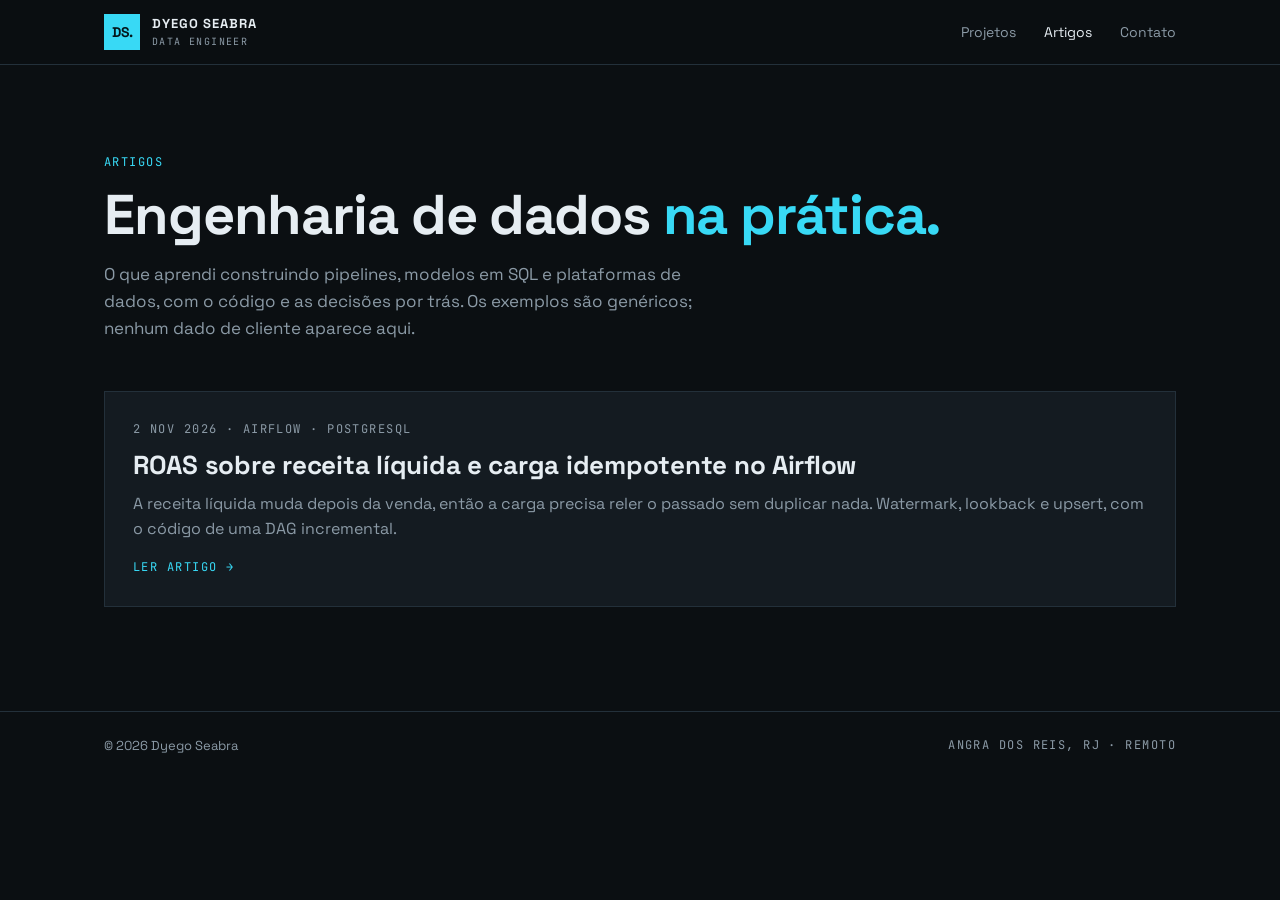
<file: artigos/index.html>
<!doctype html>
<html lang="pt-BR">
<head>
<meta charset="utf-8">
<meta name="viewport" content="width=device-width, initial-scale=1">
<title>Artigos sobre engenharia de dados | Dyego Seabra</title>
<meta name="description" content="Artigos de Dyego Seabra sobre engenharia de dados na prática: pipelines com Apache Airflow, carga incremental, modelagem em SQL, BigQuery e PostgreSQL.">
<meta name="author" content="Dyego Seabra">
<meta name="robots" content="index, follow, max-image-preview:large">
<meta name="theme-color" content="#0b0f12">
<link rel="canonical" href="https://dyegoseabra.com.br/artigos/">
<link rel="icon" href="/favicon.ico" sizes="48x48">
<link rel="icon" href="/favicon.svg" type="image/svg+xml">
<link rel="apple-touch-icon" href="/apple-touch-icon.png">
<link rel="manifest" href="/site.webmanifest">

<meta property="og:type" content="website">
<meta property="og:site_name" content="Dyego Seabra">
<meta property="og:url" content="https://dyegoseabra.com.br/artigos/">
<meta property="og:title" content="Artigos sobre engenharia de dados | Dyego Seabra">
<meta property="og:description" content="Engenharia de dados na prática: pipelines com Airflow, carga incremental, modelagem em SQL, BigQuery e PostgreSQL.">
<meta property="og:image" content="https://dyegoseabra.com.br/assets/og-image.jpg">
<meta property="og:image:width" content="1200">
<meta property="og:image:height" content="630">
<meta property="og:image:alt" content="Dyego Seabra, Engenheiro de Dados: dados que viram decisão.">
<meta property="og:locale" content="pt_BR">
<meta name="twitter:card" content="summary_large_image">
<meta name="twitter:title" content="Artigos sobre engenharia de dados | Dyego Seabra">
<meta name="twitter:description" content="Engenharia de dados na prática: Airflow, carga incremental, SQL, BigQuery e PostgreSQL.">
<meta name="twitter:image" content="https://dyegoseabra.com.br/assets/og-image.jpg">

<script type="application/ld+json">
{
 "@context": "https://schema.org",
 "@graph": [
  {
   "@type": "Blog",
   "@id": "https://dyegoseabra.com.br/artigos/#blog",
   "url": "https://dyegoseabra.com.br/artigos/",
   "name": "Artigos de Dyego Seabra",
   "description": "Engenharia de dados na prática: pipelines com Apache Airflow, carga incremental, modelagem em SQL, BigQuery e PostgreSQL.",
   "inLanguage": "pt-BR",
   "author": { "@id": "https://dyegoseabra.com.br/#dyego" },
   "publisher": { "@id": "https://dyegoseabra.com.br/#dyego" },
   "isPartOf": { "@id": "https://dyegoseabra.com.br/#site" },
   "blogPost": [
    { "@id": "https://dyegoseabra.com.br/artigos/roas-receita-liquida-carga-idempotente-airflow/#artigo" }
   ]
  },
  {
   "@type": "BlogPosting",
   "@id": "https://dyegoseabra.com.br/artigos/roas-receita-liquida-carga-idempotente-airflow/#artigo",
   "url": "https://dyegoseabra.com.br/artigos/roas-receita-liquida-carga-idempotente-airflow/",
   "headline": "ROAS sobre receita líquida e carga idempotente no Airflow",
   "datePublished": "2026-11-02",
   "inLanguage": "pt-BR",
   "author": { "@id": "https://dyegoseabra.com.br/#dyego" }
  },
  {
   "@type": "Person",
   "@id": "https://dyegoseabra.com.br/#dyego",
   "name": "Dyego Seabra",
   "url": "https://dyegoseabra.com.br/"
  }
 ]
}
</script>
<link rel="preconnect" href="https://fonts.googleapis.com">
<link rel="preconnect" href="https://fonts.gstatic.com" crossorigin>
<link href="https://fonts.googleapis.com/css2?family=Space+Grotesk:wght@400;500;700&family=JetBrains+Mono:wght@400;500&display=swap" rel="stylesheet">
<link rel="stylesheet" href="/assets/artigos.css">
</head>
<body>

<header>
  <div class="wrap">
    <a class="brand" href="/">
      <div class="logo">DS.</div>
      <div><b>DYEGO SEABRA</b><span>DATA ENGINEER</span></div>
    </a>
    <nav>
      <a href="/#projetos">Projetos</a>
      <a href="/artigos/" class="on">Artigos</a>
      <a href="/#contato">Contato</a>
    </nav>
  </div>
</header>

<main class="list-page">
  <div class="wrap">
    <div class="label mono">Artigos</div>
    <h1>Engenharia de dados <span class="accent">na prática.</span></h1>
    <p class="intro">O que aprendi construindo pipelines, modelos em SQL e plataformas de dados, com o código e as decisões por trás. Os exemplos são genéricos; nenhum dado de cliente aparece aqui.</p>

    <div class="posts">
      <a class="post" href="/artigos/roas-receita-liquida-carga-idempotente-airflow/">
        <div class="mono muted"><time datetime="2026-11-02">2 nov 2026</time> · Airflow · PostgreSQL</div>
        <h2>ROAS sobre receita líquida e carga idempotente no Airflow</h2>
        <p>A receita líquida muda depois da venda, então a carga precisa reler o passado sem duplicar nada. Watermark, lookback e upsert, com o código de uma DAG incremental.</p>
        <span class="go mono">Ler artigo →</span>
      </a>
    </div>
  </div>
</main>

<footer>
  <div class="wrap">
    <span>© 2026 Dyego Seabra</span>
    <span class="mono">Angra dos Reis, RJ · Remoto</span>
  </div>
</footer>
</body>
</html>
</file>
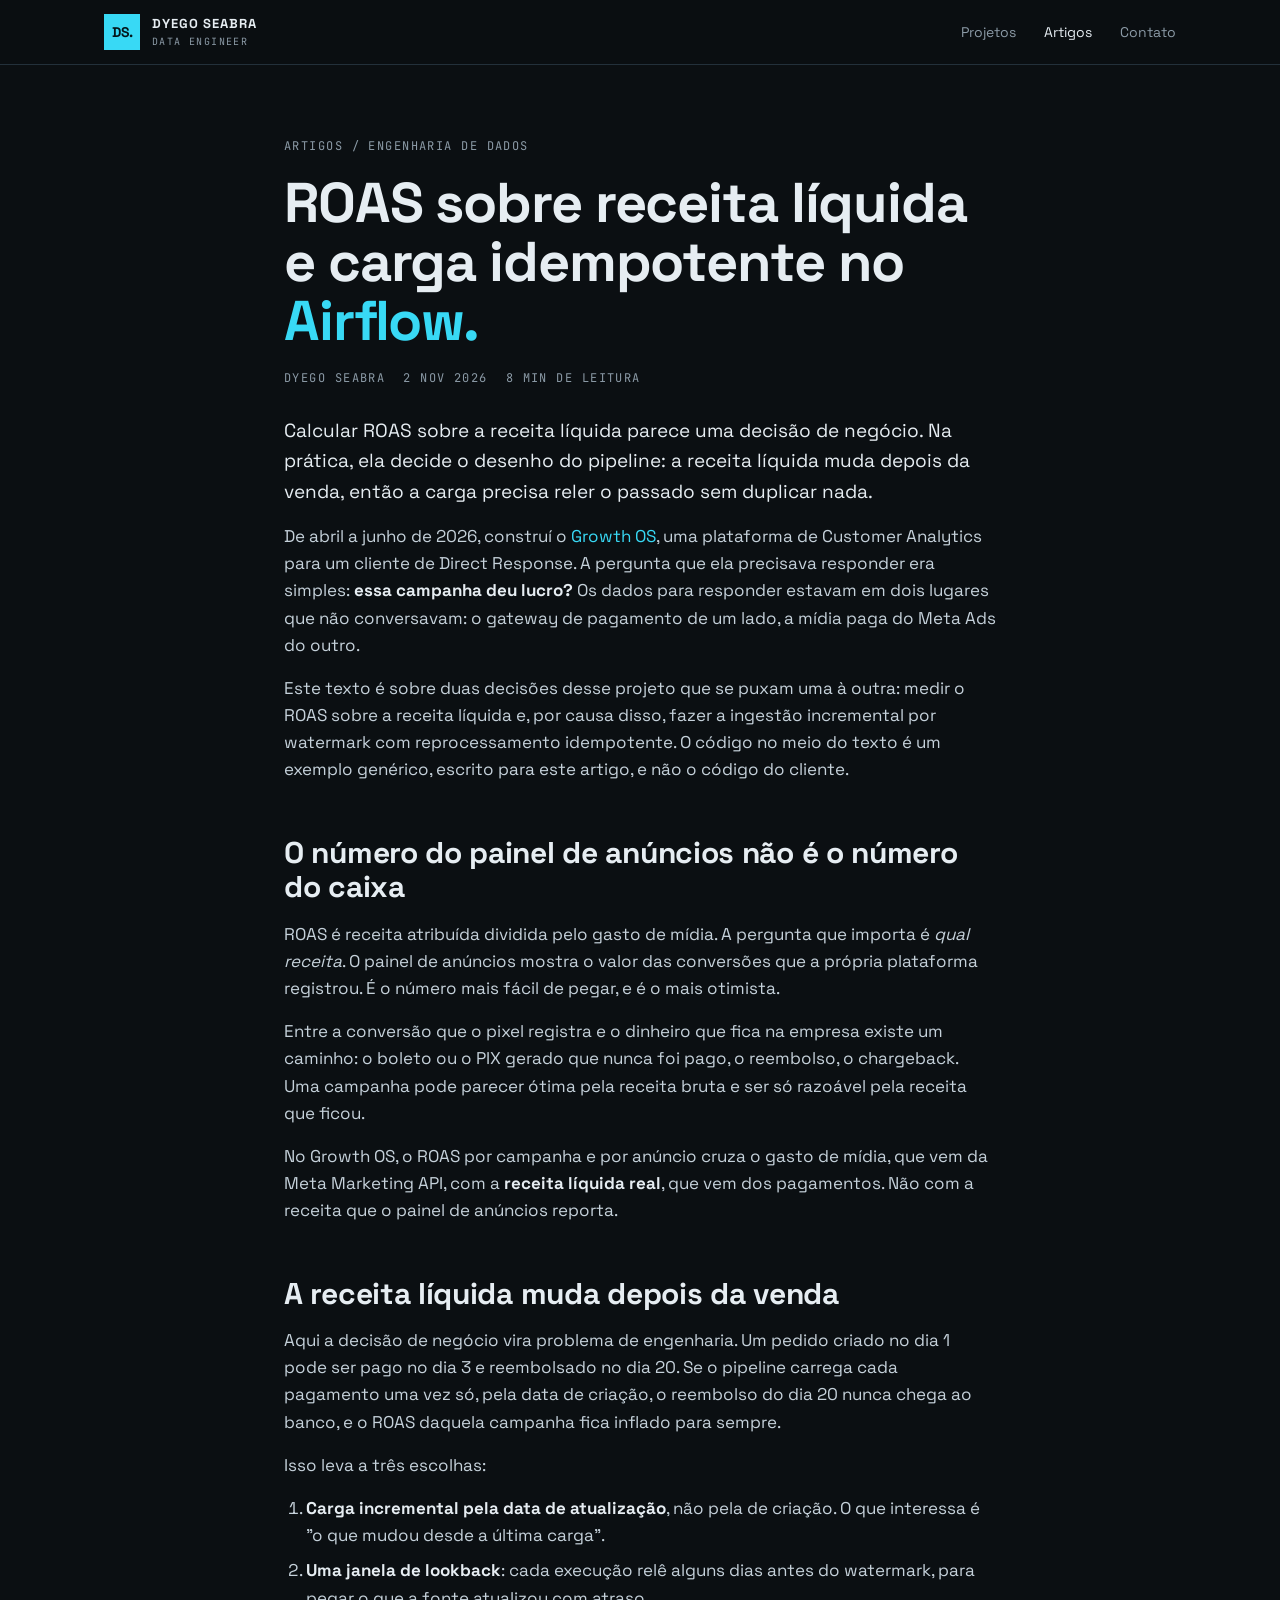
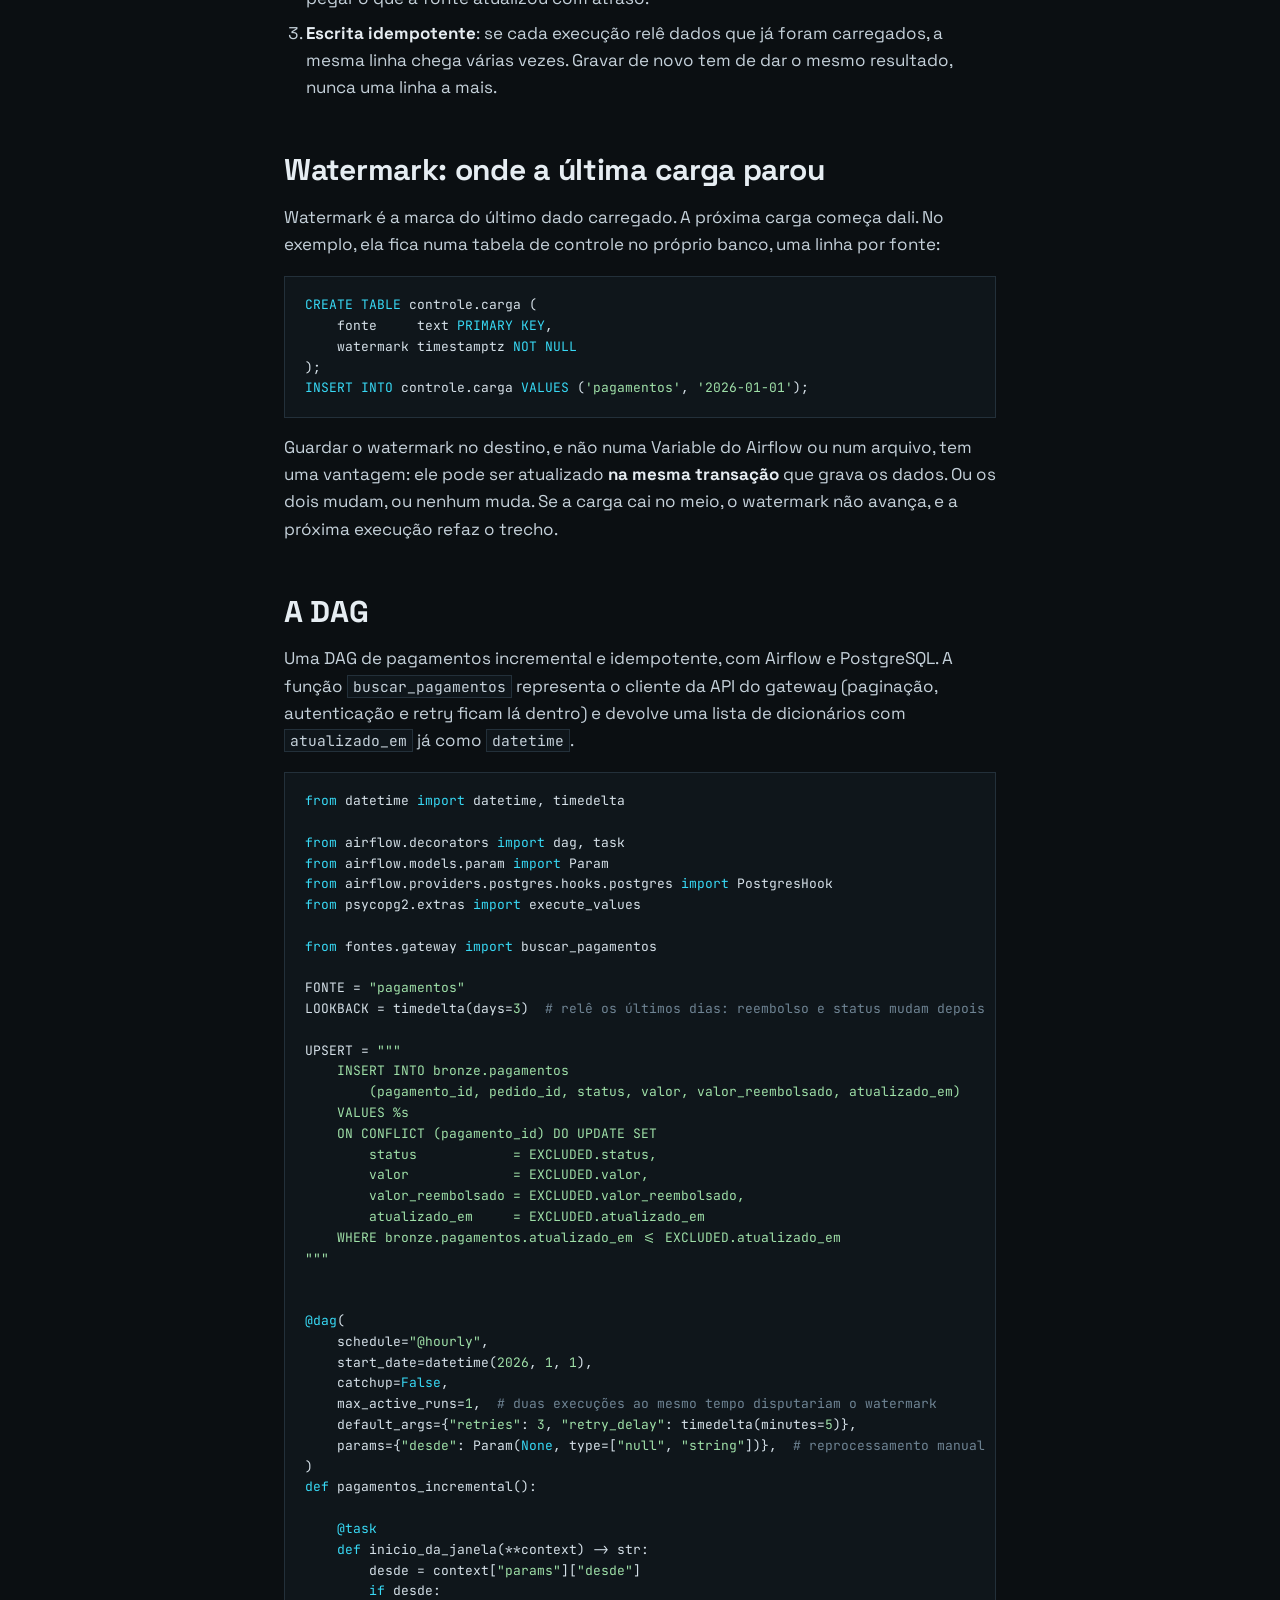
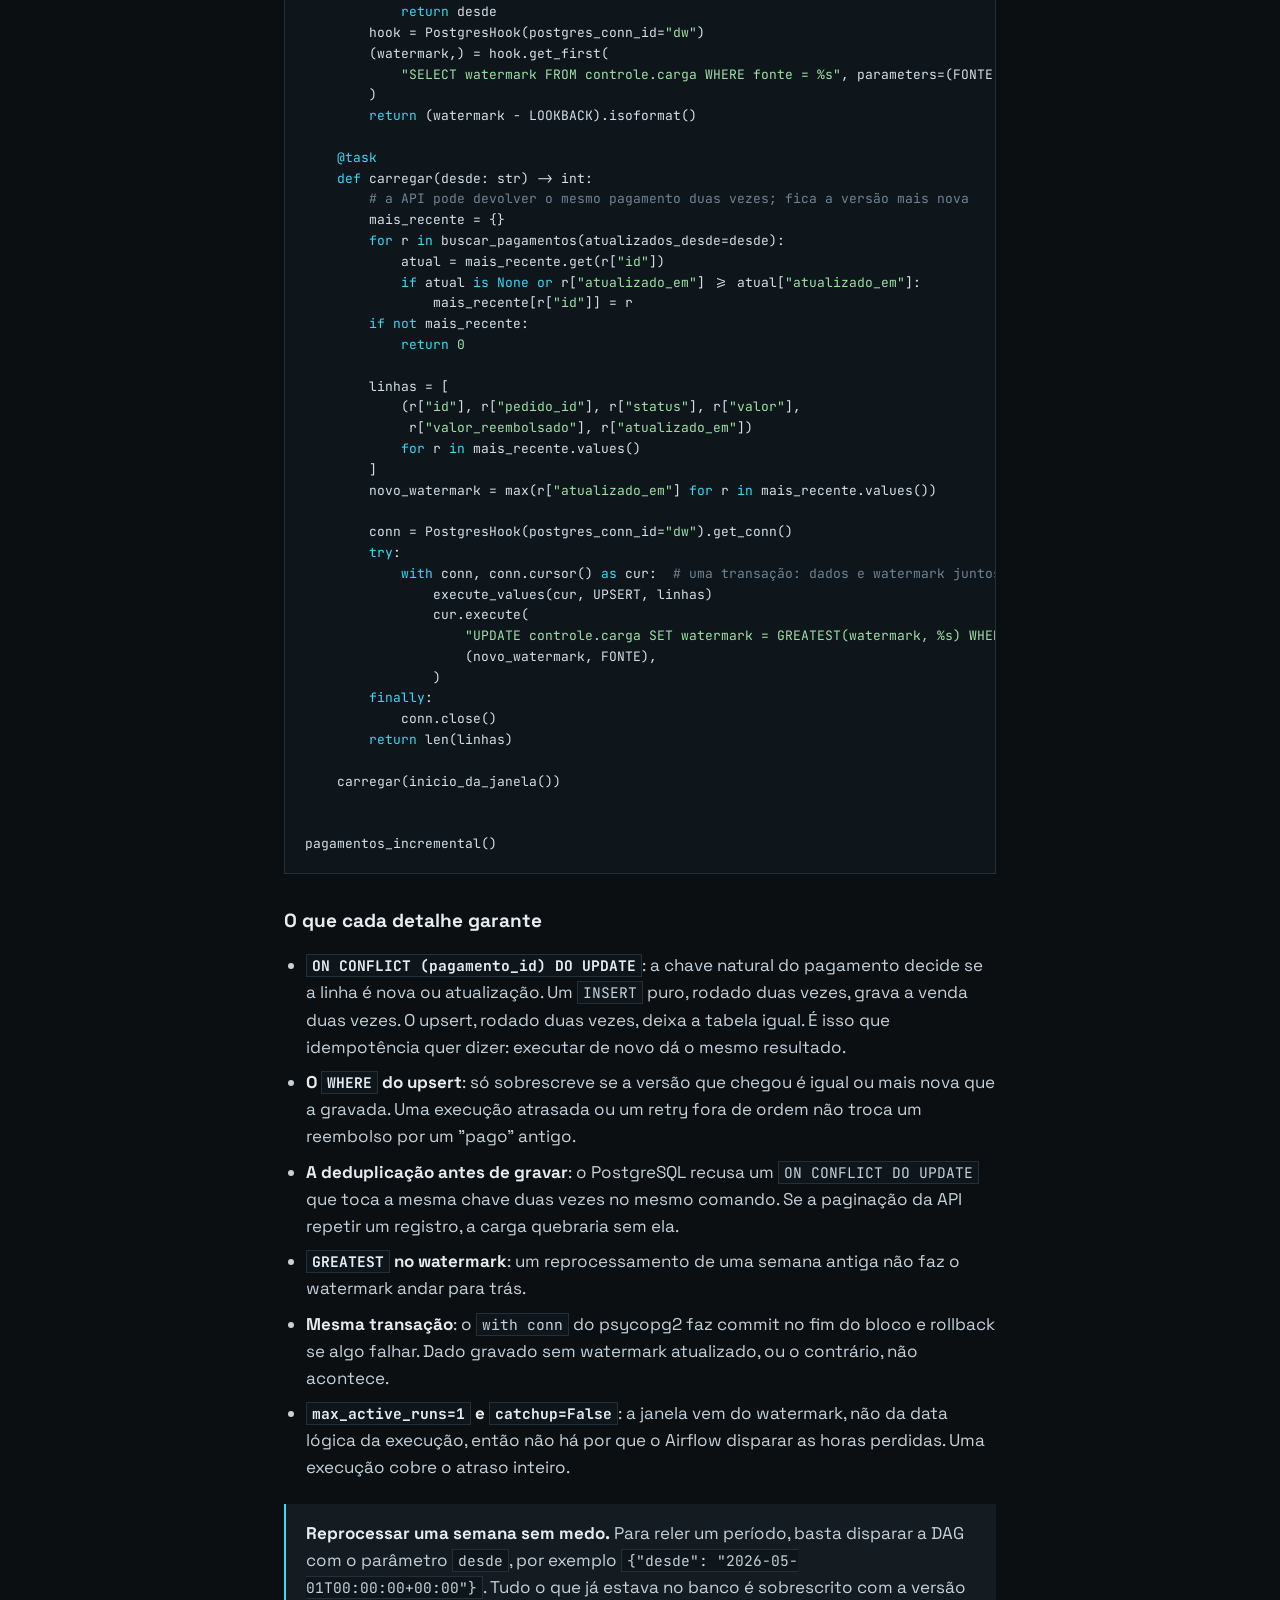
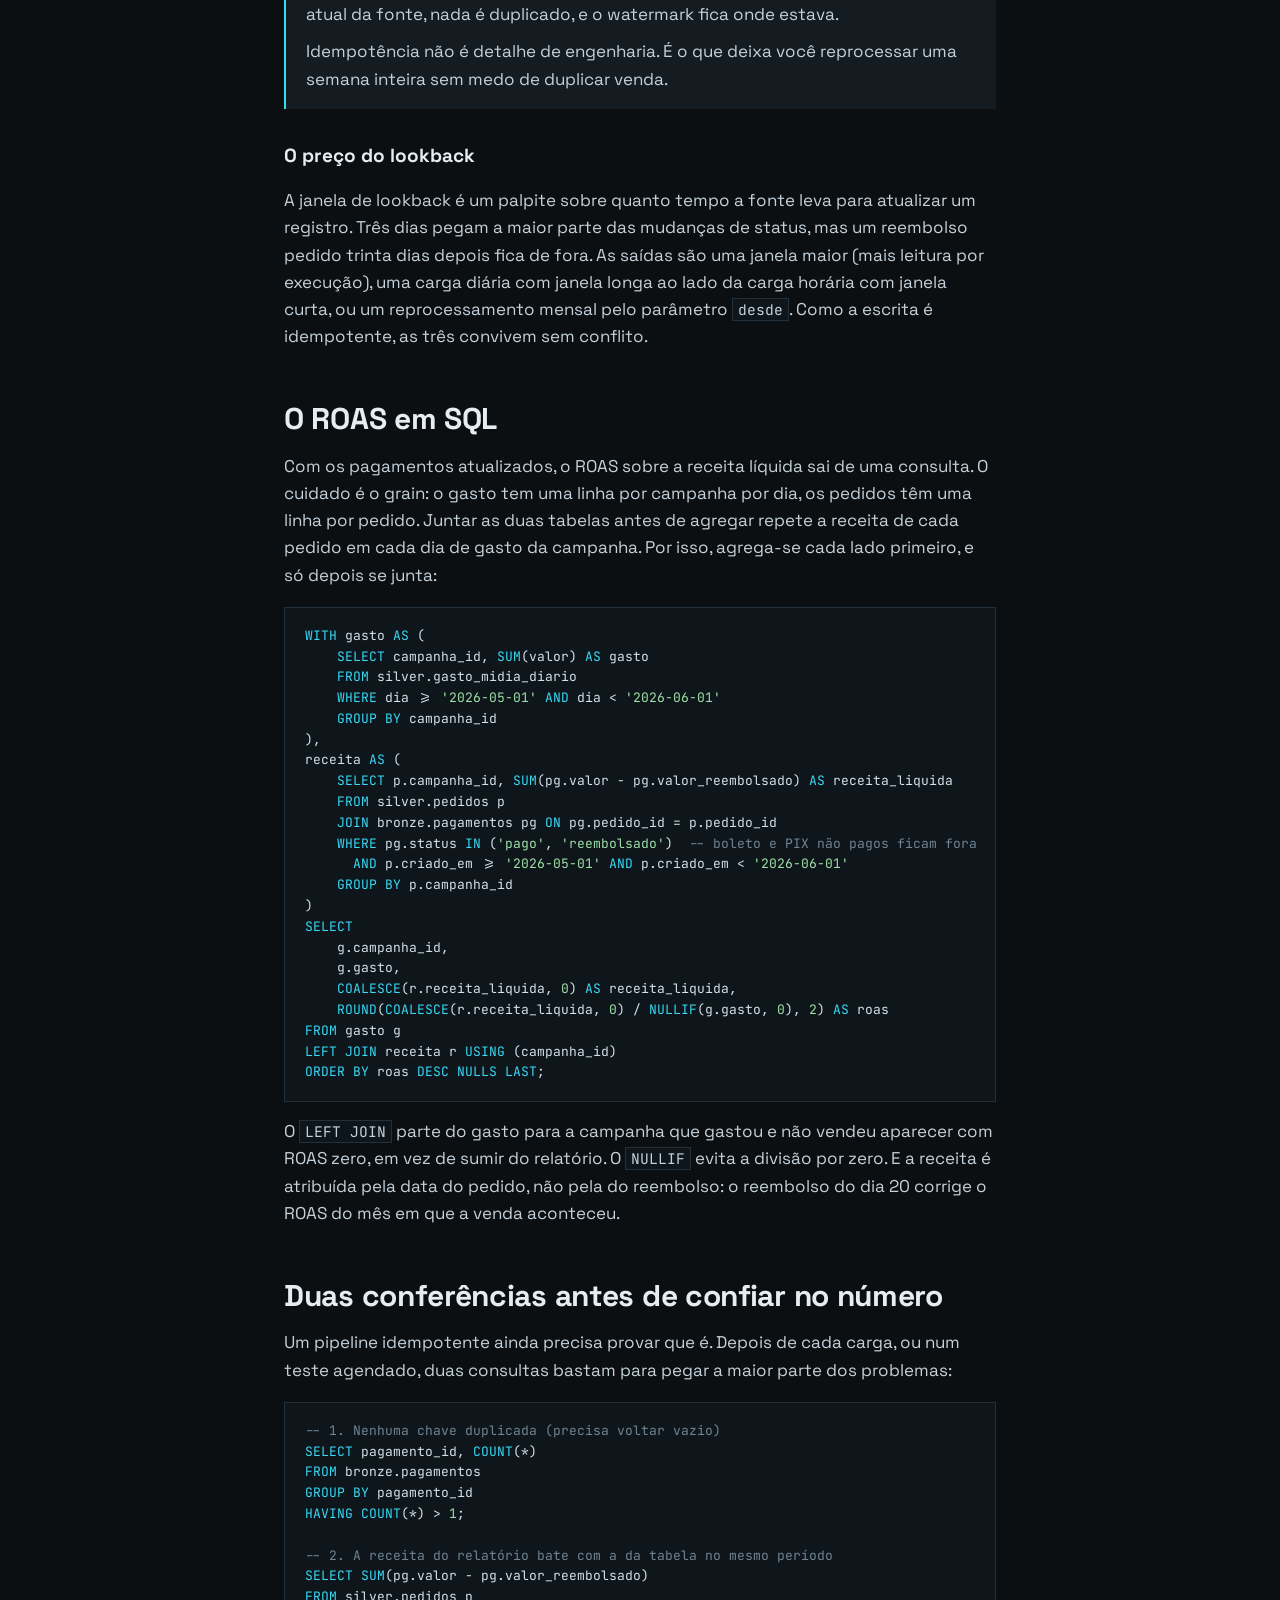
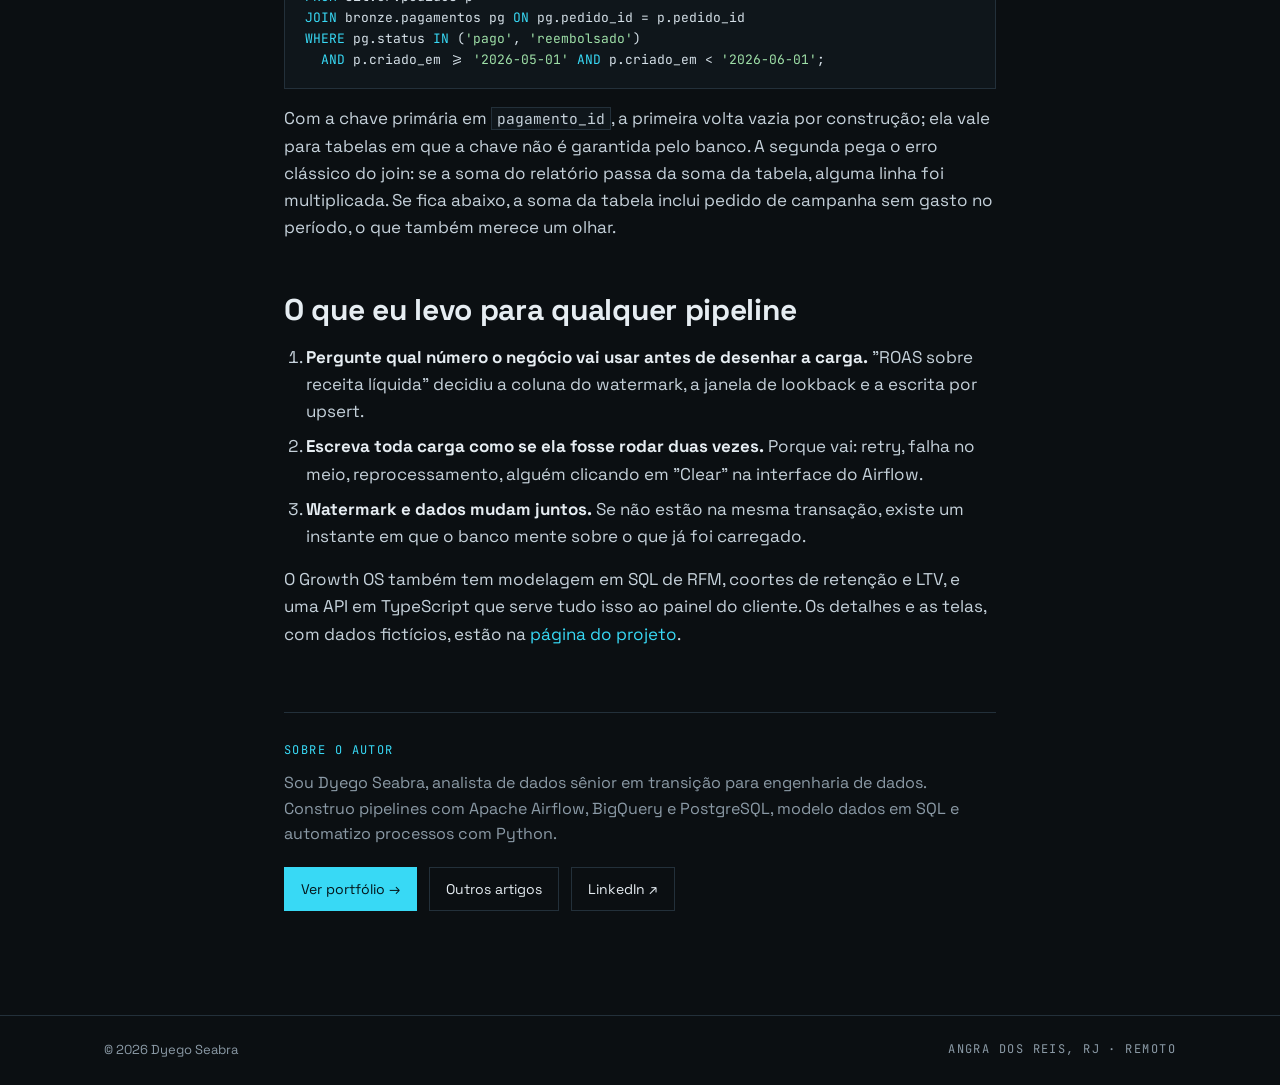
<file: artigos/roas-receita-liquida-carga-idempotente-airflow/index.html>
<!doctype html>
<html lang="pt-BR">
<head>
<meta charset="utf-8">
<meta name="viewport" content="width=device-width, initial-scale=1">
<title>ROAS sobre receita líquida e carga idempotente no Airflow | Dyego Seabra</title>
<meta name="description" content="Por que calcular ROAS sobre a receita líquida muda o desenho do pipeline: carga incremental por watermark, janela de lookback e upsert idempotente no Airflow e no PostgreSQL, com código de exemplo.">
<meta name="author" content="Dyego Seabra">
<meta name="robots" content="index, follow, max-image-preview:large">
<meta name="theme-color" content="#0b0f12">
<link rel="canonical" href="https://dyegoseabra.com.br/artigos/roas-receita-liquida-carga-idempotente-airflow/">
<link rel="icon" href="/favicon.ico" sizes="48x48">
<link rel="icon" href="/favicon.svg" type="image/svg+xml">
<link rel="apple-touch-icon" href="/apple-touch-icon.png">
<link rel="manifest" href="/site.webmanifest">

<meta property="og:type" content="article">
<meta property="og:site_name" content="Dyego Seabra">
<meta property="og:url" content="https://dyegoseabra.com.br/artigos/roas-receita-liquida-carga-idempotente-airflow/">
<meta property="og:title" content="ROAS sobre receita líquida e carga idempotente no Airflow">
<meta property="og:description" content="Receita líquida muda depois da venda. O pipeline precisa reler o passado sem duplicar nada: watermark, lookback e upsert, com código.">
<meta property="og:image" content="https://dyegoseabra.com.br/assets/og-image.jpg">
<meta property="og:image:width" content="1200">
<meta property="og:image:height" content="630">
<meta property="og:image:alt" content="Dyego Seabra, Engenheiro de Dados: dados que viram decisão.">
<meta property="og:locale" content="pt_BR">
<meta property="article:published_time" content="2026-11-02">
<meta property="article:author" content="https://dyegoseabra.com.br/">
<meta property="article:tag" content="Apache Airflow">
<meta property="article:tag" content="Engenharia de dados">
<meta property="article:tag" content="ROAS">
<meta name="twitter:card" content="summary_large_image">
<meta name="twitter:title" content="ROAS sobre receita líquida e carga idempotente no Airflow">
<meta name="twitter:description" content="Receita líquida muda depois da venda. O pipeline precisa reler o passado sem duplicar nada.">
<meta name="twitter:image" content="https://dyegoseabra.com.br/assets/og-image.jpg">

<script type="application/ld+json">
{
 "@context": "https://schema.org",
 "@graph": [
  {
   "@type": "BlogPosting",
   "@id": "https://dyegoseabra.com.br/artigos/roas-receita-liquida-carga-idempotente-airflow/#artigo",
   "mainEntityOfPage": "https://dyegoseabra.com.br/artigos/roas-receita-liquida-carga-idempotente-airflow/",
   "url": "https://dyegoseabra.com.br/artigos/roas-receita-liquida-carga-idempotente-airflow/",
   "headline": "ROAS sobre receita líquida e carga idempotente no Airflow",
   "description": "Por que calcular ROAS sobre a receita líquida muda o desenho do pipeline: carga incremental por watermark, janela de lookback e upsert idempotente no Airflow e no PostgreSQL, com código de exemplo.",
   "image": "https://dyegoseabra.com.br/assets/og-image.jpg",
   "datePublished": "2026-11-02",
   "dateModified": "2026-11-02",
   "inLanguage": "pt-BR",
   "author": { "@id": "https://dyegoseabra.com.br/#dyego" },
   "publisher": { "@id": "https://dyegoseabra.com.br/#dyego" },
   "isPartOf": { "@id": "https://dyegoseabra.com.br/artigos/#blog" },
   "about": { "@id": "https://dyegoseabra.com.br/#growth-os" },
   "keywords": "Apache Airflow, carga incremental, watermark, idempotência, upsert, PostgreSQL, ROAS, receita líquida, engenharia de dados"
  },
  {
   "@type": "Person",
   "@id": "https://dyegoseabra.com.br/#dyego",
   "name": "Dyego Seabra",
   "url": "https://dyegoseabra.com.br/"
  },
  {
   "@type": "BreadcrumbList",
   "itemListElement": [
    { "@type": "ListItem", "position": 1, "name": "Início", "item": "https://dyegoseabra.com.br/" },
    { "@type": "ListItem", "position": 2, "name": "Artigos", "item": "https://dyegoseabra.com.br/artigos/" },
    { "@type": "ListItem", "position": 3, "name": "ROAS sobre receita líquida e carga idempotente no Airflow" }
   ]
  }
 ]
}
</script>
<link rel="preconnect" href="https://fonts.googleapis.com">
<link rel="preconnect" href="https://fonts.gstatic.com" crossorigin>
<link href="https://fonts.googleapis.com/css2?family=Space+Grotesk:wght@400;500;700&family=JetBrains+Mono:wght@400;500&display=swap" rel="stylesheet">
<link rel="stylesheet" href="/assets/artigos.css">
</head>
<body>

<header>
  <div class="progress" aria-hidden="true"></div>
  <div class="wrap">
    <a class="brand" href="/">
      <div class="logo">DS.</div>
      <div><b>DYEGO SEABRA</b><span>DATA ENGINEER</span></div>
    </a>
    <nav>
      <a href="/#projetos">Projetos</a>
      <a href="/artigos/" class="on">Artigos</a>
      <a href="/#contato">Contato</a>
    </nav>
  </div>
</header>

<main>
<article class="post-page">
  <div class="wrap">
    <div class="crumb mono"><a href="/artigos/">Artigos</a> / Engenharia de dados</div>
    <h1>ROAS sobre receita líquida e carga idempotente no <span class="accent">Airflow.</span></h1>
    <div class="meta mono">
      <span>Dyego Seabra</span>
      <time datetime="2026-11-02">2 nov 2026</time>
      <span>8 min de leitura</span>
    </div>

    <p class="lede">Calcular ROAS sobre a receita líquida parece uma decisão de negócio. Na prática, ela decide o desenho do pipeline: a receita líquida muda depois da venda, então a carga precisa reler o passado sem duplicar nada.</p>

    <div class="prose">
      <p>De abril a junho de 2026, construí o <a href="/#growth-os">Growth OS</a>, uma plataforma de Customer Analytics para um cliente de Direct Response. A pergunta que ela precisava responder era simples: <strong>essa campanha deu lucro?</strong> Os dados para responder estavam em dois lugares que não conversavam: o gateway de pagamento de um lado, a mídia paga do Meta Ads do outro.</p>
      <p>Este texto é sobre duas decisões desse projeto que se puxam uma à outra: medir o ROAS sobre a receita líquida e, por causa disso, fazer a ingestão incremental por watermark com reprocessamento idempotente. O código no meio do texto é um exemplo genérico, escrito para este artigo, e não o código do cliente.</p>

      <h2>O número do painel de anúncios não é o número do caixa</h2>
      <p>ROAS é receita atribuída dividida pelo gasto de mídia. A pergunta que importa é <em>qual receita</em>. O painel de anúncios mostra o valor das conversões que a própria plataforma registrou. É o número mais fácil de pegar, e é o mais otimista.</p>
      <p>Entre a conversão que o pixel registra e o dinheiro que fica na empresa existe um caminho: o boleto ou o PIX gerado que nunca foi pago, o reembolso, o chargeback. Uma campanha pode parecer ótima pela receita bruta e ser só razoável pela receita que ficou.</p>
      <p>No Growth OS, o ROAS por campanha e por anúncio cruza o gasto de mídia, que vem da Meta Marketing API, com a <strong>receita líquida real</strong>, que vem dos pagamentos. Não com a receita que o painel de anúncios reporta.</p>

      <h2>A receita líquida muda depois da venda</h2>
      <p>Aqui a decisão de negócio vira problema de engenharia. Um pedido criado no dia 1 pode ser pago no dia 3 e reembolsado no dia 20. Se o pipeline carrega cada pagamento uma vez só, pela data de criação, o reembolso do dia 20 nunca chega ao banco, e o ROAS daquela campanha fica inflado para sempre.</p>
      <p>Isso leva a três escolhas:</p>
      <ol>
        <li><strong>Carga incremental pela data de atualização</strong>, não pela de criação. O que interessa é "o que mudou desde a última carga".</li>
        <li><strong>Uma janela de lookback</strong>: cada execução relê alguns dias antes do watermark, para pegar o que a fonte atualizou com atraso.</li>
        <li><strong>Escrita idempotente</strong>: se cada execução relê dados que já foram carregados, a mesma linha chega várias vezes. Gravar de novo tem de dar o mesmo resultado, nunca uma linha a mais.</li>
      </ol>

      <h2>Watermark: onde a última carga parou</h2>
      <p>Watermark é a marca do último dado carregado. A próxima carga começa dali. No exemplo, ela fica numa tabela de controle no próprio banco, uma linha por fonte:</p>
<pre><code><span class="k">CREATE TABLE</span> controle.carga (
    fonte     text <span class="k">PRIMARY KEY</span>,
    watermark timestamptz <span class="k">NOT NULL</span>
);
<span class="k">INSERT INTO</span> controle.carga <span class="k">VALUES</span> (<span class="s">'pagamentos'</span>, <span class="s">'2026-01-01'</span>);</code></pre>
      <p>Guardar o watermark no destino, e não numa Variable do Airflow ou num arquivo, tem uma vantagem: ele pode ser atualizado <strong>na mesma transação</strong> que grava os dados. Ou os dois mudam, ou nenhum muda. Se a carga cai no meio, o watermark não avança, e a próxima execução refaz o trecho.</p>

      <h2>A DAG</h2>
      <p>Uma DAG de pagamentos incremental e idempotente, com Airflow e PostgreSQL. A função <code>buscar_pagamentos</code> representa o cliente da API do gateway (paginação, autenticação e retry ficam lá dentro) e devolve uma lista de dicionários com <code>atualizado_em</code> já como <code>datetime</code>.</p>
<pre><code><span class="k">from</span> datetime <span class="k">import</span> datetime, timedelta

<span class="k">from</span> airflow.decorators <span class="k">import</span> dag, task
<span class="k">from</span> airflow.models.param <span class="k">import</span> Param
<span class="k">from</span> airflow.providers.postgres.hooks.postgres <span class="k">import</span> PostgresHook
<span class="k">from</span> psycopg2.extras <span class="k">import</span> execute_values

<span class="k">from</span> fontes.gateway <span class="k">import</span> buscar_pagamentos

FONTE = <span class="s">"pagamentos"</span>
LOOKBACK = timedelta(days=<span class="s">3</span>)  <span class="c"># relê os últimos dias: reembolso e status mudam depois</span>

UPSERT = <span class="s">"""
    INSERT INTO bronze.pagamentos
        (pagamento_id, pedido_id, status, valor, valor_reembolsado, atualizado_em)
    VALUES %s
    ON CONFLICT (pagamento_id) DO UPDATE SET
        status            = EXCLUDED.status,
        valor             = EXCLUDED.valor,
        valor_reembolsado = EXCLUDED.valor_reembolsado,
        atualizado_em     = EXCLUDED.atualizado_em
    WHERE bronze.pagamentos.atualizado_em &lt;= EXCLUDED.atualizado_em
"""</span>


<span class="k">@dag</span>(
    schedule=<span class="s">"@hourly"</span>,
    start_date=datetime(<span class="s">2026</span>, <span class="s">1</span>, <span class="s">1</span>),
    catchup=<span class="k">False</span>,
    max_active_runs=<span class="s">1</span>,  <span class="c"># duas execuções ao mesmo tempo disputariam o watermark</span>
    default_args={<span class="s">"retries"</span>: <span class="s">3</span>, <span class="s">"retry_delay"</span>: timedelta(minutes=<span class="s">5</span>)},
    params={<span class="s">"desde"</span>: Param(<span class="k">None</span>, type=[<span class="s">"null"</span>, <span class="s">"string"</span>])},  <span class="c"># reprocessamento manual</span>
)
<span class="k">def</span> pagamentos_incremental():

    <span class="k">@task</span>
    <span class="k">def</span> inicio_da_janela(**context) -&gt; str:
        desde = context[<span class="s">"params"</span>][<span class="s">"desde"</span>]
        <span class="k">if</span> desde:
            <span class="k">return</span> desde
        hook = PostgresHook(postgres_conn_id=<span class="s">"dw"</span>)
        (watermark,) = hook.get_first(
            <span class="s">"SELECT watermark FROM controle.carga WHERE fonte = %s"</span>, parameters=(FONTE,)
        )
        <span class="k">return</span> (watermark - LOOKBACK).isoformat()

    <span class="k">@task</span>
    <span class="k">def</span> carregar(desde: str) -&gt; int:
        <span class="c"># a API pode devolver o mesmo pagamento duas vezes; fica a versão mais nova</span>
        mais_recente = {}
        <span class="k">for</span> r <span class="k">in</span> buscar_pagamentos(atualizados_desde=desde):
            atual = mais_recente.get(r[<span class="s">"id"</span>])
            <span class="k">if</span> atual <span class="k">is None or</span> r[<span class="s">"atualizado_em"</span>] &gt;= atual[<span class="s">"atualizado_em"</span>]:
                mais_recente[r[<span class="s">"id"</span>]] = r
        <span class="k">if not</span> mais_recente:
            <span class="k">return</span> <span class="s">0</span>

        linhas = [
            (r[<span class="s">"id"</span>], r[<span class="s">"pedido_id"</span>], r[<span class="s">"status"</span>], r[<span class="s">"valor"</span>],
             r[<span class="s">"valor_reembolsado"</span>], r[<span class="s">"atualizado_em"</span>])
            <span class="k">for</span> r <span class="k">in</span> mais_recente.values()
        ]
        novo_watermark = max(r[<span class="s">"atualizado_em"</span>] <span class="k">for</span> r <span class="k">in</span> mais_recente.values())

        conn = PostgresHook(postgres_conn_id=<span class="s">"dw"</span>).get_conn()
        <span class="k">try</span>:
            <span class="k">with</span> conn, conn.cursor() <span class="k">as</span> cur:  <span class="c"># uma transação: dados e watermark juntos</span>
                execute_values(cur, UPSERT, linhas)
                cur.execute(
                    <span class="s">"UPDATE controle.carga SET watermark = GREATEST(watermark, %s) WHERE fonte = %s"</span>,
                    (novo_watermark, FONTE),
                )
        <span class="k">finally</span>:
            conn.close()
        <span class="k">return</span> len(linhas)

    carregar(inicio_da_janela())


pagamentos_incremental()</code></pre>

      <h3>O que cada detalhe garante</h3>
      <ul>
        <li><strong><code>ON CONFLICT (pagamento_id) DO UPDATE</code></strong>: a chave natural do pagamento decide se a linha é nova ou atualização. Um <code>INSERT</code> puro, rodado duas vezes, grava a venda duas vezes. O upsert, rodado duas vezes, deixa a tabela igual. É isso que idempotência quer dizer: executar de novo dá o mesmo resultado.</li>
        <li><strong>O <code>WHERE</code> do upsert</strong>: só sobrescreve se a versão que chegou é igual ou mais nova que a gravada. Uma execução atrasada ou um retry fora de ordem não troca um reembolso por um "pago" antigo.</li>
        <li><strong>A deduplicação antes de gravar</strong>: o PostgreSQL recusa um <code>ON CONFLICT DO UPDATE</code> que toca a mesma chave duas vezes no mesmo comando. Se a paginação da API repetir um registro, a carga quebraria sem ela.</li>
        <li><strong><code>GREATEST</code> no watermark</strong>: um reprocessamento de uma semana antiga não faz o watermark andar para trás.</li>
        <li><strong>Mesma transação</strong>: o <code>with conn</code> do psycopg2 faz commit no fim do bloco e rollback se algo falhar. Dado gravado sem watermark atualizado, ou o contrário, não acontece.</li>
        <li><strong><code>max_active_runs=1</code> e <code>catchup=False</code></strong>: a janela vem do watermark, não da data lógica da execução, então não há por que o Airflow disparar as horas perdidas. Uma execução cobre o atraso inteiro.</li>
      </ul>

      <div class="callout">
        <p><strong>Reprocessar uma semana sem medo.</strong> Para reler um período, basta disparar a DAG com o parâmetro <code>desde</code>, por exemplo <code>{"desde": "2026-05-01T00:00:00+00:00"}</code>. Tudo o que já estava no banco é sobrescrito com a versão atual da fonte, nada é duplicado, e o watermark fica onde estava.</p>
        <p>Idempotência não é detalhe de engenharia. É o que deixa você reprocessar uma semana inteira sem medo de duplicar venda.</p>
      </div>

      <h3>O preço do lookback</h3>
      <p>A janela de lookback é um palpite sobre quanto tempo a fonte leva para atualizar um registro. Três dias pegam a maior parte das mudanças de status, mas um reembolso pedido trinta dias depois fica de fora. As saídas são uma janela maior (mais leitura por execução), uma carga diária com janela longa ao lado da carga horária com janela curta, ou um reprocessamento mensal pelo parâmetro <code>desde</code>. Como a escrita é idempotente, as três convivem sem conflito.</p>

      <h2>O ROAS em SQL</h2>
      <p>Com os pagamentos atualizados, o ROAS sobre a receita líquida sai de uma consulta. O cuidado é o grain: o gasto tem uma linha por campanha por dia, os pedidos têm uma linha por pedido. Juntar as duas tabelas antes de agregar repete a receita de cada pedido em cada dia de gasto da campanha. Por isso, agrega-se cada lado primeiro, e só depois se junta:</p>
<pre><code><span class="k">WITH</span> gasto <span class="k">AS</span> (
    <span class="k">SELECT</span> campanha_id, <span class="k">SUM</span>(valor) <span class="k">AS</span> gasto
    <span class="k">FROM</span> silver.gasto_midia_diario
    <span class="k">WHERE</span> dia &gt;= <span class="s">'2026-05-01'</span> <span class="k">AND</span> dia &lt; <span class="s">'2026-06-01'</span>
    <span class="k">GROUP BY</span> campanha_id
),
receita <span class="k">AS</span> (
    <span class="k">SELECT</span> p.campanha_id, <span class="k">SUM</span>(pg.valor - pg.valor_reembolsado) <span class="k">AS</span> receita_liquida
    <span class="k">FROM</span> silver.pedidos p
    <span class="k">JOIN</span> bronze.pagamentos pg <span class="k">ON</span> pg.pedido_id = p.pedido_id
    <span class="k">WHERE</span> pg.status <span class="k">IN</span> (<span class="s">'pago'</span>, <span class="s">'reembolsado'</span>)  <span class="c">-- boleto e PIX não pagos ficam fora</span>
      <span class="k">AND</span> p.criado_em &gt;= <span class="s">'2026-05-01'</span> <span class="k">AND</span> p.criado_em &lt; <span class="s">'2026-06-01'</span>
    <span class="k">GROUP BY</span> p.campanha_id
)
<span class="k">SELECT</span>
    g.campanha_id,
    g.gasto,
    <span class="k">COALESCE</span>(r.receita_liquida, <span class="s">0</span>) <span class="k">AS</span> receita_liquida,
    <span class="k">ROUND</span>(<span class="k">COALESCE</span>(r.receita_liquida, <span class="s">0</span>) / <span class="k">NULLIF</span>(g.gasto, <span class="s">0</span>), <span class="s">2</span>) <span class="k">AS</span> roas
<span class="k">FROM</span> gasto g
<span class="k">LEFT JOIN</span> receita r <span class="k">USING</span> (campanha_id)
<span class="k">ORDER BY</span> roas <span class="k">DESC NULLS LAST</span>;</code></pre>
      <p>O <code>LEFT JOIN</code> parte do gasto para a campanha que gastou e não vendeu aparecer com ROAS zero, em vez de sumir do relatório. O <code>NULLIF</code> evita a divisão por zero. E a receita é atribuída pela data do pedido, não pela do reembolso: o reembolso do dia 20 corrige o ROAS do mês em que a venda aconteceu.</p>

      <h2>Duas conferências antes de confiar no número</h2>
      <p>Um pipeline idempotente ainda precisa provar que é. Depois de cada carga, ou num teste agendado, duas consultas bastam para pegar a maior parte dos problemas:</p>
<pre><code><span class="c">-- 1. Nenhuma chave duplicada (precisa voltar vazio)</span>
<span class="k">SELECT</span> pagamento_id, <span class="k">COUNT</span>(*)
<span class="k">FROM</span> bronze.pagamentos
<span class="k">GROUP BY</span> pagamento_id
<span class="k">HAVING</span> <span class="k">COUNT</span>(*) &gt; <span class="s">1</span>;

<span class="c">-- 2. A receita do relatório bate com a da tabela no mesmo período</span>
<span class="k">SELECT SUM</span>(pg.valor - pg.valor_reembolsado)
<span class="k">FROM</span> silver.pedidos p
<span class="k">JOIN</span> bronze.pagamentos pg <span class="k">ON</span> pg.pedido_id = p.pedido_id
<span class="k">WHERE</span> pg.status <span class="k">IN</span> (<span class="s">'pago'</span>, <span class="s">'reembolsado'</span>)
  <span class="k">AND</span> p.criado_em &gt;= <span class="s">'2026-05-01'</span> <span class="k">AND</span> p.criado_em &lt; <span class="s">'2026-06-01'</span>;</code></pre>
      <p>Com a chave primária em <code>pagamento_id</code>, a primeira volta vazia por construção; ela vale para tabelas em que a chave não é garantida pelo banco. A segunda pega o erro clássico do join: se a soma do relatório passa da soma da tabela, alguma linha foi multiplicada. Se fica abaixo, a soma da tabela inclui pedido de campanha sem gasto no período, o que também merece um olhar.</p>

      <h2>O que eu levo para qualquer pipeline</h2>
      <ol>
        <li><strong>Pergunte qual número o negócio vai usar antes de desenhar a carga.</strong> "ROAS sobre receita líquida" decidiu a coluna do watermark, a janela de lookback e a escrita por upsert.</li>
        <li><strong>Escreva toda carga como se ela fosse rodar duas vezes.</strong> Porque vai: retry, falha no meio, reprocessamento, alguém clicando em "Clear" na interface do Airflow.</li>
        <li><strong>Watermark e dados mudam juntos.</strong> Se não estão na mesma transação, existe um instante em que o banco mente sobre o que já foi carregado.</li>
      </ol>
      <p>O Growth OS também tem modelagem em SQL de RFM, coortes de retenção e LTV, e uma API em TypeScript que serve tudo isso ao painel do cliente. Os detalhes e as telas, com dados fictícios, estão na <a href="/#growth-os">página do projeto</a>.</p>
    </div>

    <div class="author">
      <div class="mono accent">Sobre o autor</div>
      <p>Sou Dyego Seabra, analista de dados sênior em transição para engenharia de dados. Construo pipelines com Apache Airflow, BigQuery e PostgreSQL, modelo dados em SQL e automatizo processos com Python.</p>
      <div class="links">
        <a class="pill solid" href="/">Ver portfólio →</a>
        <a class="pill" href="/artigos/">Outros artigos</a>
        <a class="pill" href="https://www.linkedin.com/in/dyegoseabradata" target="_blank" rel="noopener">LinkedIn ↗</a>
      </div>
    </div>
  </div>
</article>
</main>

<footer>
  <div class="wrap">
    <span>© 2026 Dyego Seabra</span>
    <span class="mono">Angra dos Reis, RJ · Remoto</span>
  </div>
</footer>

<script>
  // Barra de leitura
  (function () {
    var bar = document.querySelector(".progress");
    function onScroll() {
      var h = document.documentElement.scrollHeight - innerHeight;
      bar.style.transform = "scaleX(" + (h > 0 ? scrollY / h : 0) + ")";
    }
    addEventListener("scroll", onScroll, { passive: true }); onScroll();
  })();
</script>
</body>
</html>
</file>
<file: assets/artigos.css>
/* Artigos: mesmo visual do index.html (tokens, fontes e header copiados de lá) */
:root {
  --bg: #0b0f12;
  --card: #141b21;
  --line: #23303a;
  --text: #e6edf2;
  --muted: #8b9aa6;
  --accent: #38d9f5;
  --accent-ink: #04161b;
  --code: #0f161b;
  --mono: "JetBrains Mono", ui-monospace, monospace;
  --sans: "Space Grotesk", system-ui, sans-serif;
}
* { box-sizing: border-box; margin: 0; padding: 0; }
body { background: var(--bg); color: var(--text); font-family: var(--sans); line-height: 1.6; }
a { color: inherit; text-decoration: none; }
img { max-width: 100%; height: auto; }
.wrap { max-width: 1120px; margin: 0 auto; padding: 0 24px; }
.mono { font-family: var(--mono); font-size: 12px; letter-spacing: .12em; text-transform: uppercase; }
.muted { color: var(--muted); }
.accent { color: var(--accent); }

header { position: sticky; top: 0; z-index: 10; background: rgba(11,15,18,.85); backdrop-filter: blur(8px); border-bottom: 1px solid var(--line); }
header .wrap { display: flex; align-items: center; justify-content: space-between; height: 64px; gap: 16px; }
.brand { display: flex; align-items: center; gap: 12px; }
.logo { width: 36px; height: 36px; display: grid; place-items: center; background: var(--accent); color: var(--accent-ink); font-weight: 700; font-size: 14px; }
.brand b { display: block; font-size: 13px; letter-spacing: .08em; }
.brand span { display: block; font-family: var(--mono); font-size: 10px; color: var(--muted); letter-spacing: .14em; }
nav { display: flex; gap: 28px; font-size: 14px; color: var(--muted); }
nav a:hover, nav a.on { color: var(--text); }
.progress { position: absolute; left: 0; bottom: -1px; height: 2px; width: 100%; background: var(--accent); transform-origin: 0 50%; transform: scaleX(0); box-shadow: 0 0 8px var(--accent); }

.label { color: var(--accent); margin-bottom: 14px; }
h1 { font-size: clamp(34px, 5vw, 56px); line-height: 1.05; letter-spacing: -.02em; font-weight: 700; }
.intro { color: var(--muted); max-width: 620px; margin-top: 16px; font-size: 17px; }

/* Índice */
.list-page { padding: 88px 0 104px; }
.posts { margin-top: 48px; display: grid; gap: 24px; }
.post { border: 1px solid var(--line); background: var(--card); padding: 28px; display: block; transition: border-color .3s, transform .3s; }
.post:hover { border-color: var(--accent); transform: translateY(-3px); }
.post h2 { font-size: 26px; line-height: 1.15; margin: 12px 0 10px; letter-spacing: -.01em; }
.post p { color: var(--muted); }
.post .go { display: inline-block; margin-top: 16px; color: var(--accent); }

/* Artigo */
article.post-page { padding: 72px 0 104px; }
.post-page .wrap { max-width: 760px; }
.crumb { color: var(--muted); }
.crumb a:hover { color: var(--accent); }
.post-page h1 { margin-top: 18px; }
.meta { margin-top: 18px; color: var(--muted); display: flex; flex-wrap: wrap; gap: 6px 18px; }
.post-page .lede { margin-top: 28px; font-size: 19px; color: var(--text); }
.prose { margin-top: 8px; }
.prose h2 { font-size: clamp(24px, 3.2vw, 30px); line-height: 1.15; letter-spacing: -.01em; margin: 52px 0 14px; }
.prose h3 { font-size: 19px; margin: 32px 0 10px; }
.prose p, .prose li { color: #c5d1da; font-size: 17px; }
.prose p { margin-top: 16px; }
.prose ul, .prose ol { margin-top: 16px; padding-left: 22px; display: grid; gap: 8px; }
.prose strong { color: var(--text); }
.prose a { color: var(--accent); }
.prose a:hover { text-decoration: underline; }
.prose code { font-family: var(--mono); font-size: .86em; background: var(--code); border: 1px solid var(--line); padding: 1px 5px; overflow-wrap: anywhere; }
.prose pre { margin-top: 18px; background: var(--code); border: 1px solid var(--line); padding: 18px 20px; overflow-x: auto; font-family: var(--mono); font-size: 13px; line-height: 1.6; color: #d5e0e8; }
.prose pre code { background: none; border: 0; padding: 0; font-size: inherit; overflow-wrap: normal; }
.prose figure { margin-top: 18px; }
.prose figcaption { color: var(--muted); font-size: 14px; margin-top: 8px; }
.prose .callout { margin-top: 22px; border-left: 2px solid var(--accent); background: var(--card); padding: 16px 20px; }
.prose .callout p { margin-top: 0; }
.prose .callout p + p { margin-top: 10px; }
.c { color: #6f8494; }
.k { color: var(--accent); }
.s { color: #9fe0a8; }

.author { margin-top: 64px; border-top: 1px solid var(--line); padding-top: 28px; display: grid; gap: 10px; }
.author p { color: var(--muted); }
.links { margin-top: 10px; display: flex; gap: 12px; flex-wrap: wrap; }
.pill { border: 1px solid var(--line); padding: 10px 16px; font-size: 14px; }
.pill:hover { border-color: var(--accent); color: var(--accent); }
.pill.solid { background: var(--accent); color: var(--accent-ink); border-color: var(--accent); }
.pill.solid:hover { filter: brightness(1.1); color: var(--accent-ink); }

footer { border-top: 1px solid var(--line); padding: 24px 0; color: var(--muted); font-size: 13px; }
footer .wrap { display: flex; justify-content: space-between; gap: 16px; flex-wrap: wrap; }

@media (max-width: 860px) {
  nav { gap: 18px; font-size: 13px; }
  .list-page { padding-top: 56px; }
  article.post-page { padding-top: 48px; }
}
@media (max-width: 520px) {
  .wrap { padding: 0 16px; }
  .brand > div:last-child { display: none; }
  .prose p, .prose li { font-size: 16px; }
  .post-page .lede { font-size: 17px; }
  .prose pre { padding: 14px; font-size: 12px; margin-left: -16px; margin-right: -16px; border-left: 0; border-right: 0; }
}
</file>
